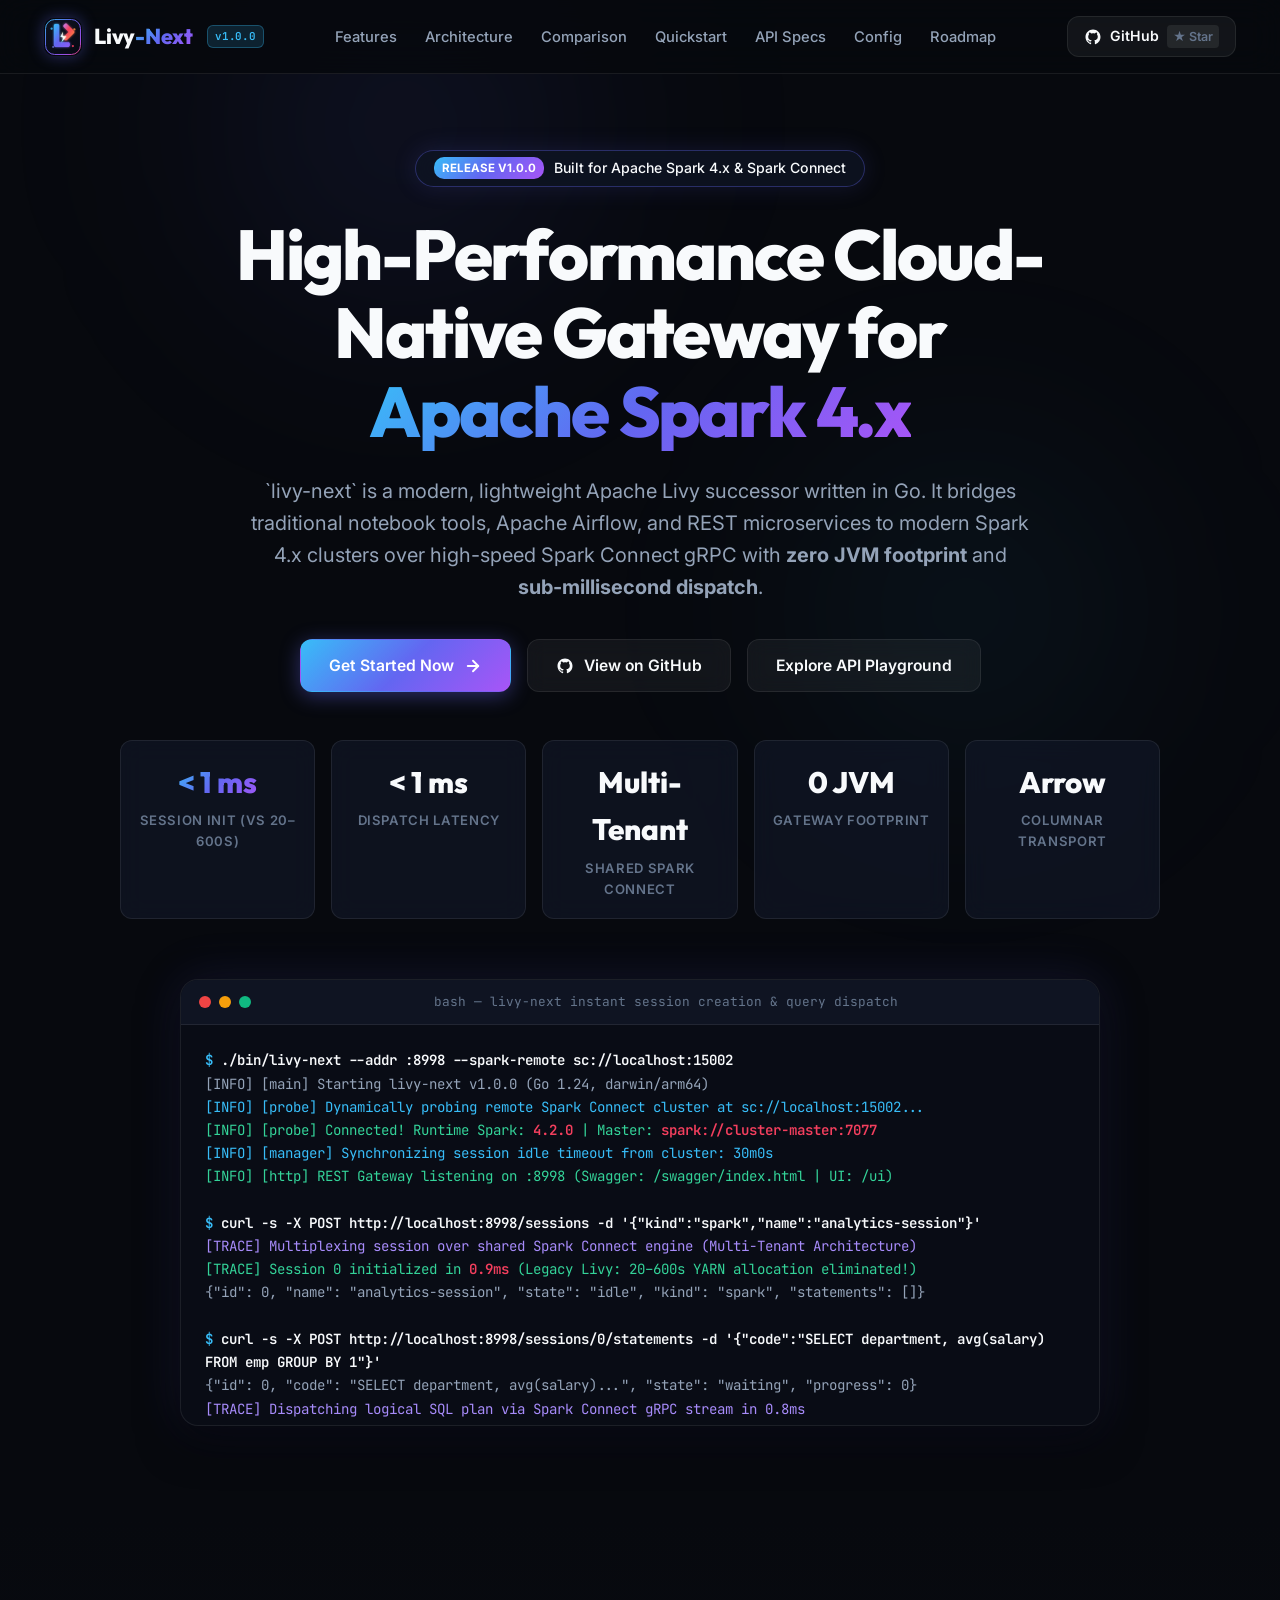
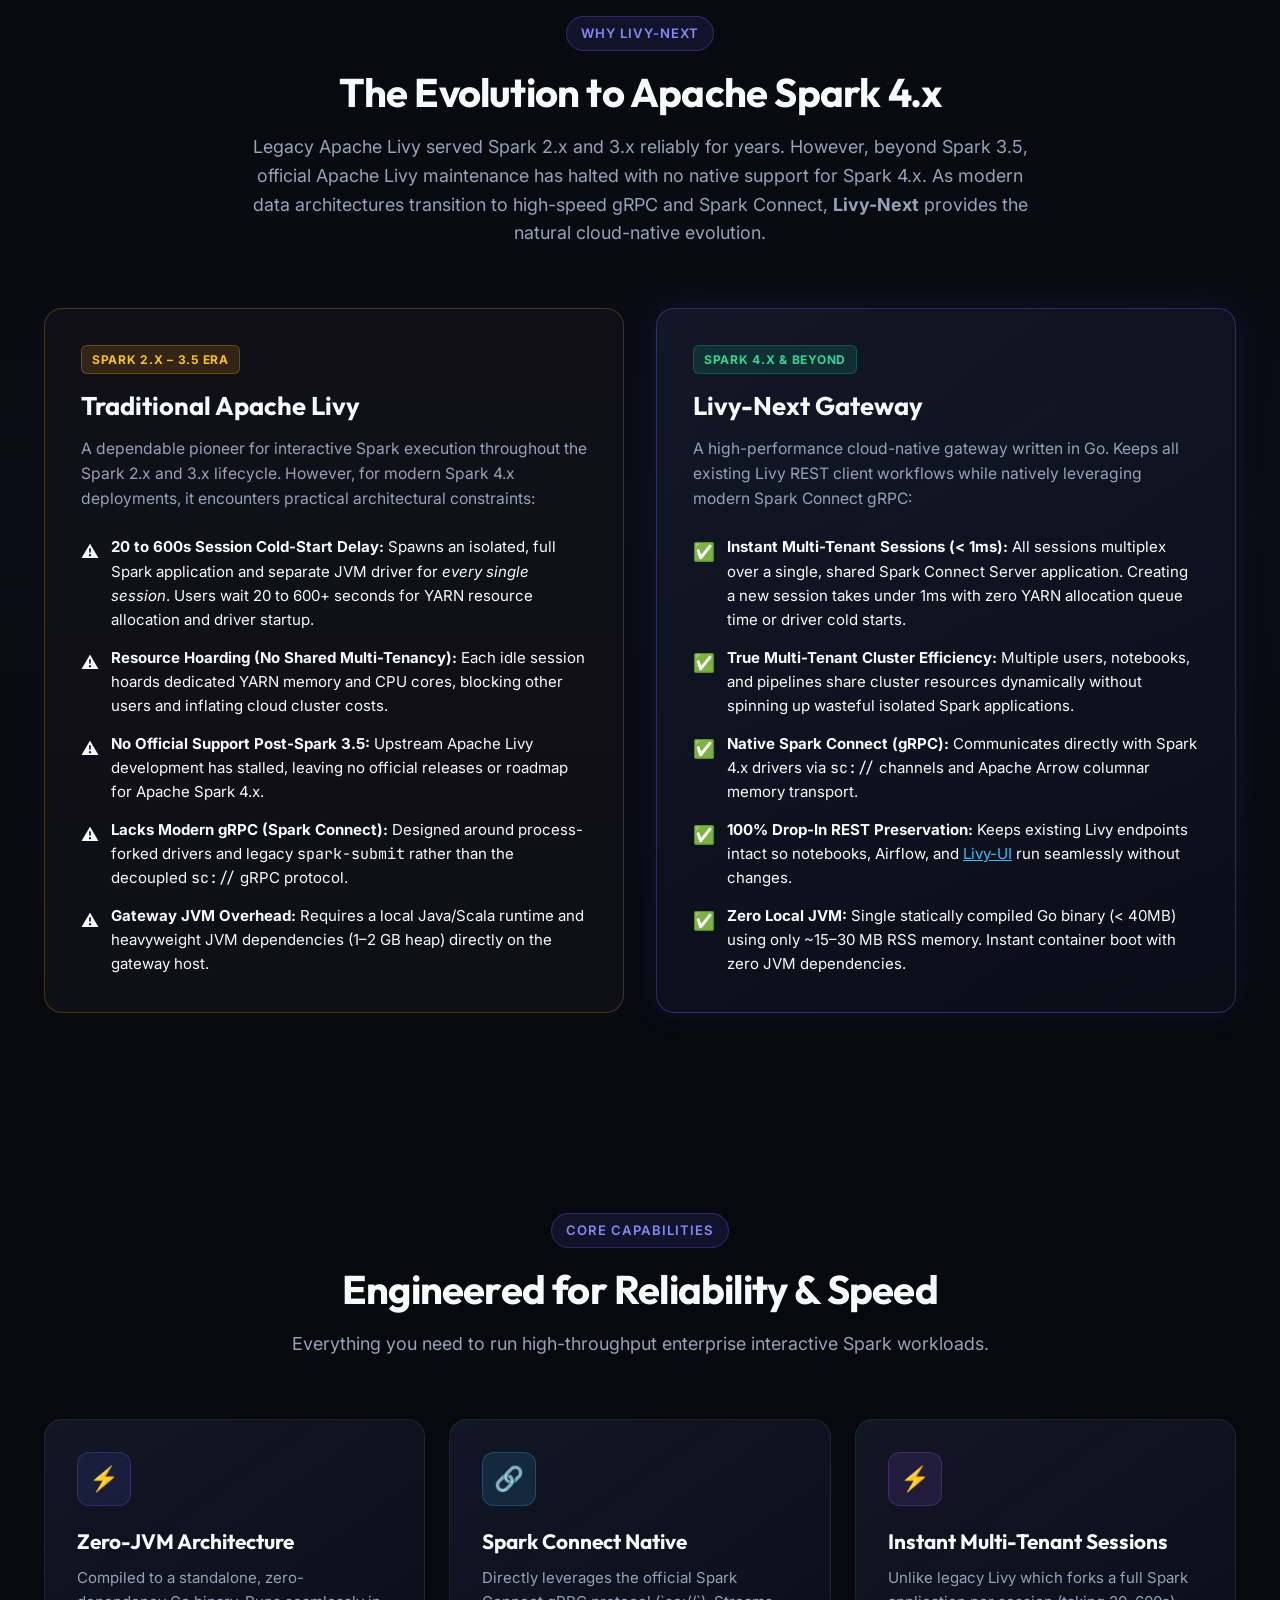
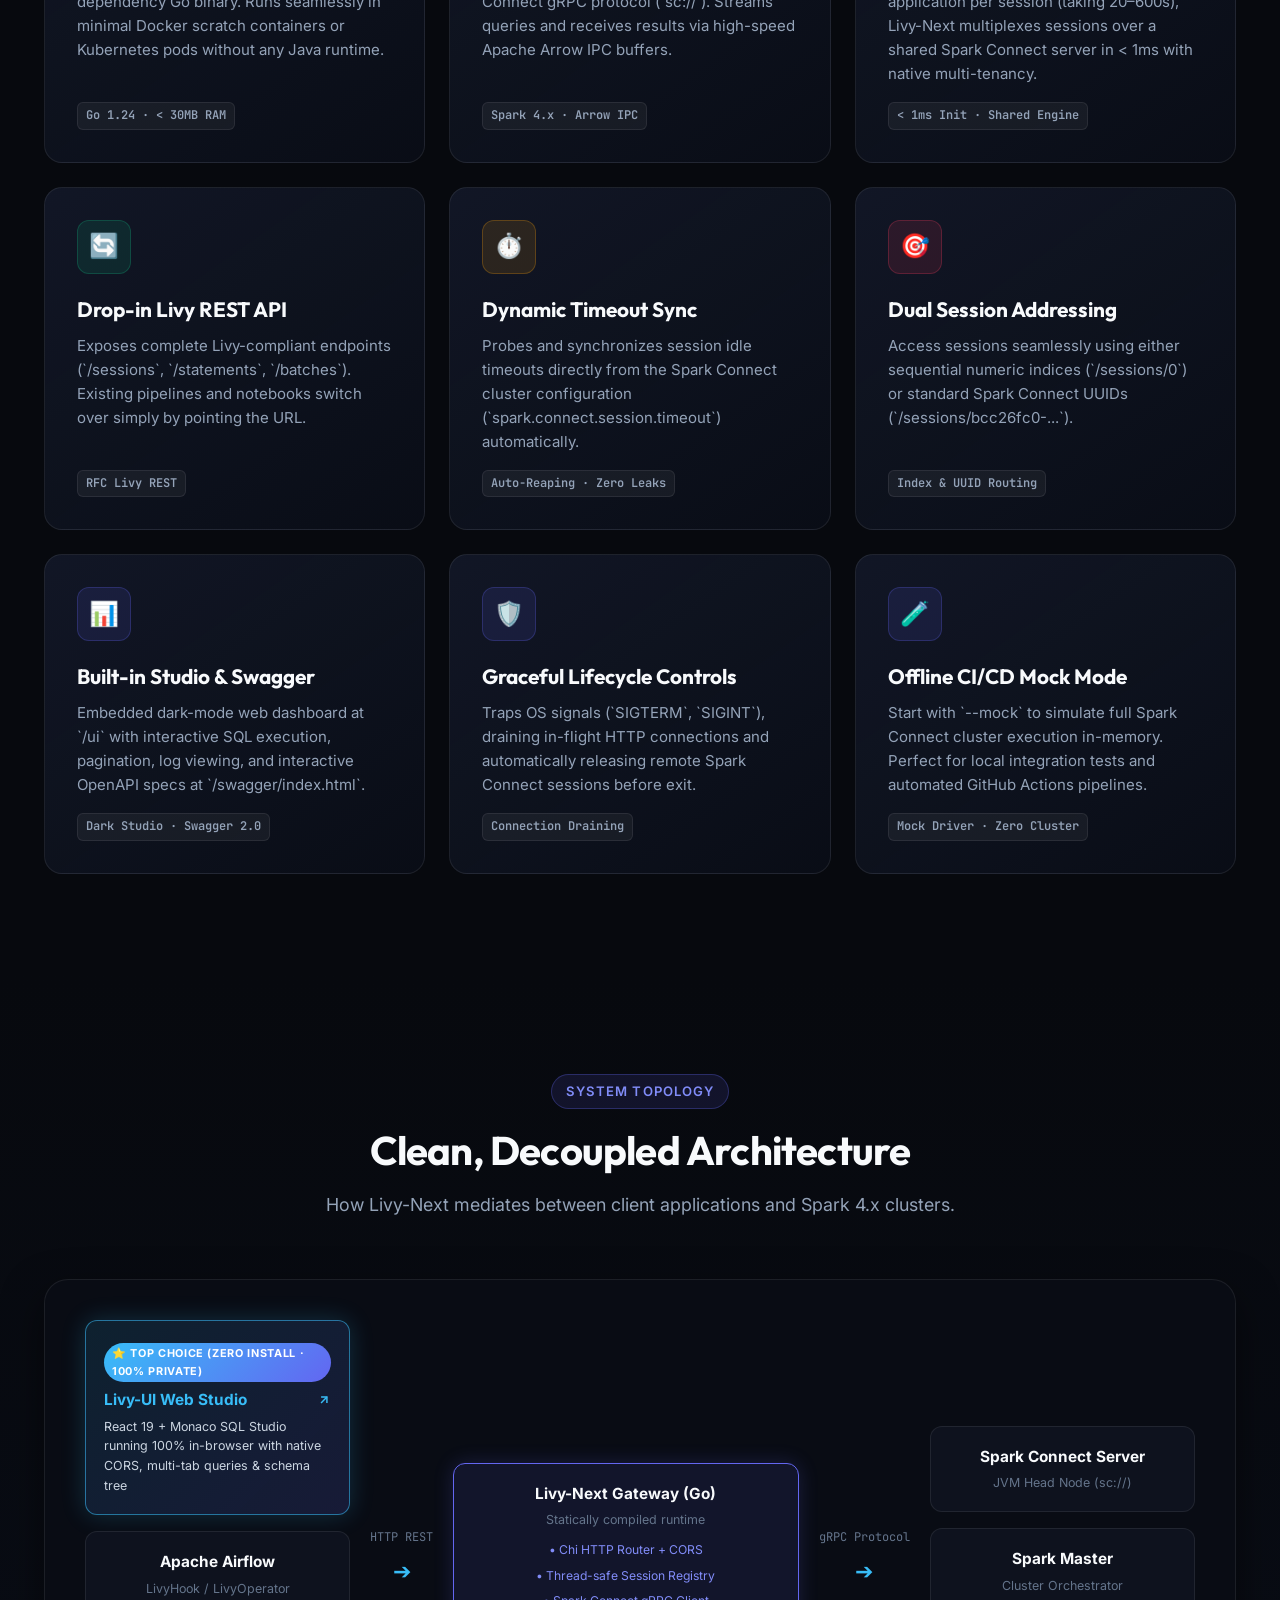
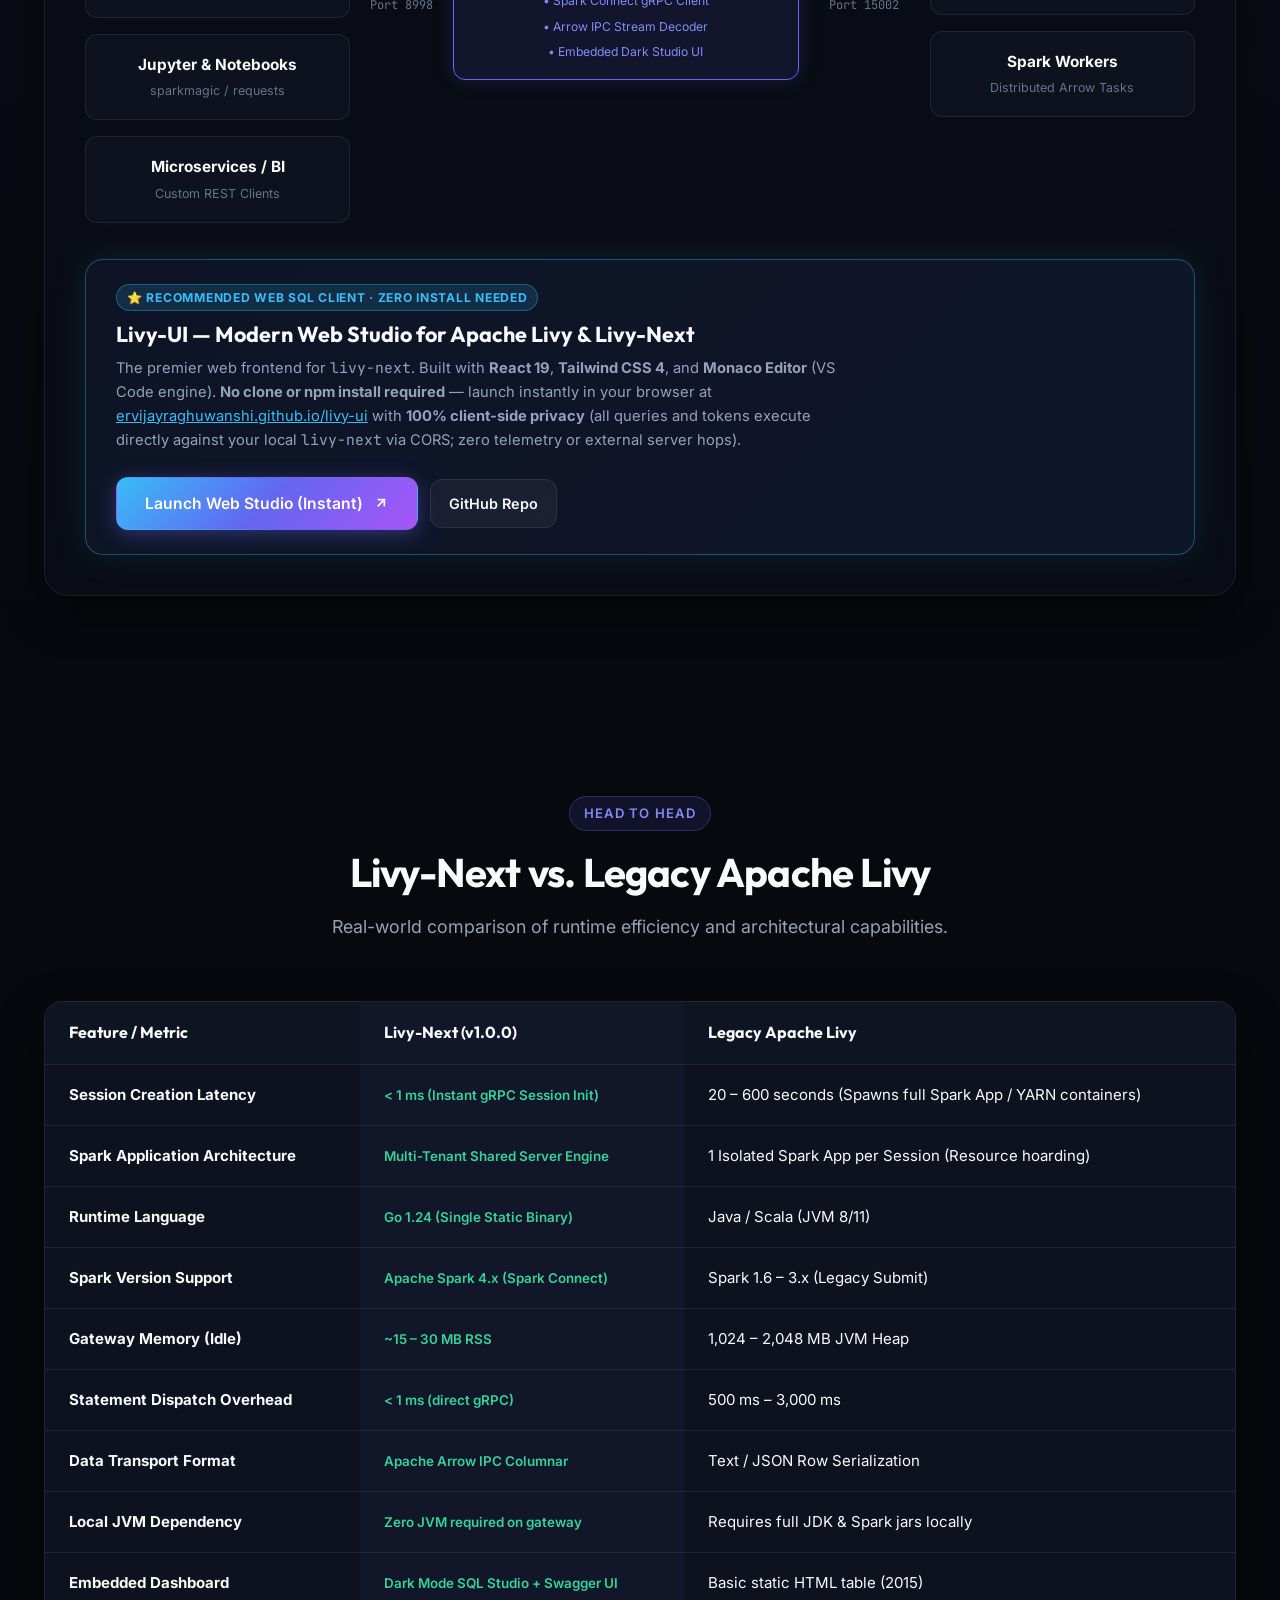
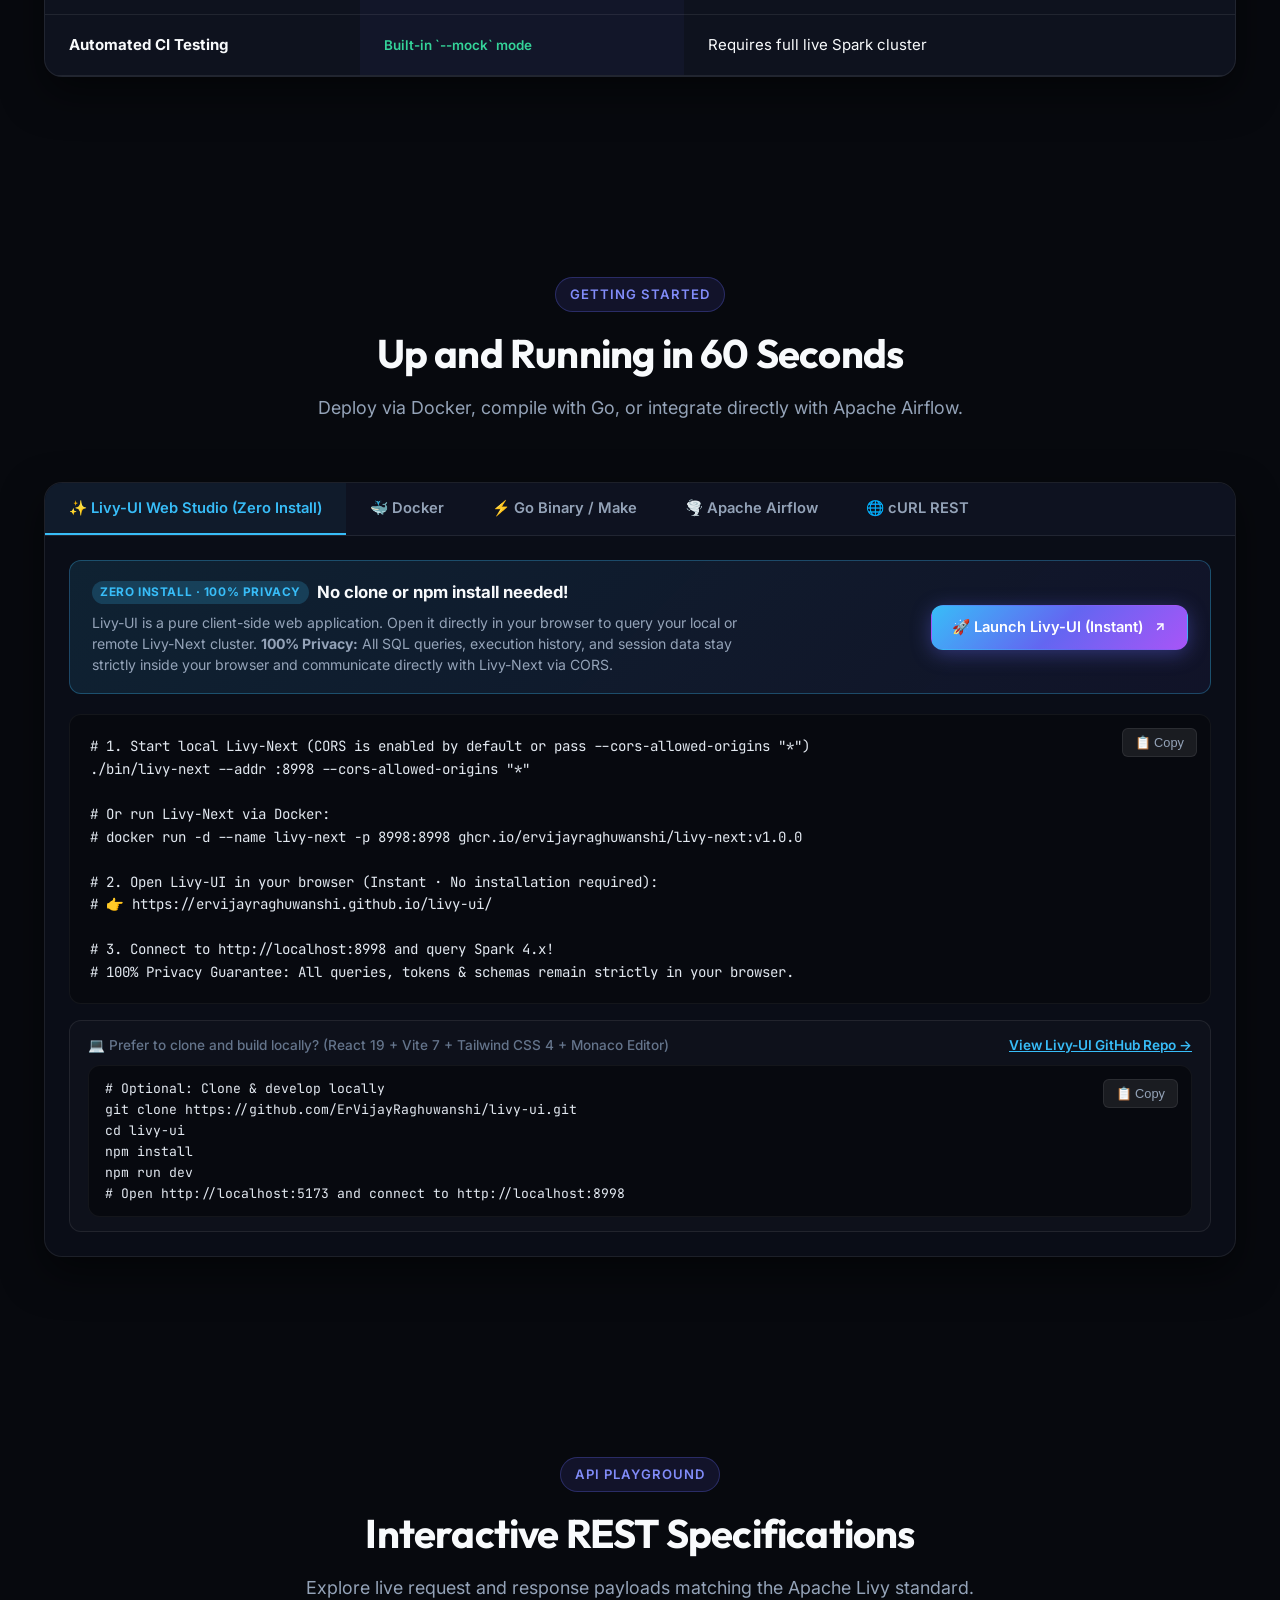
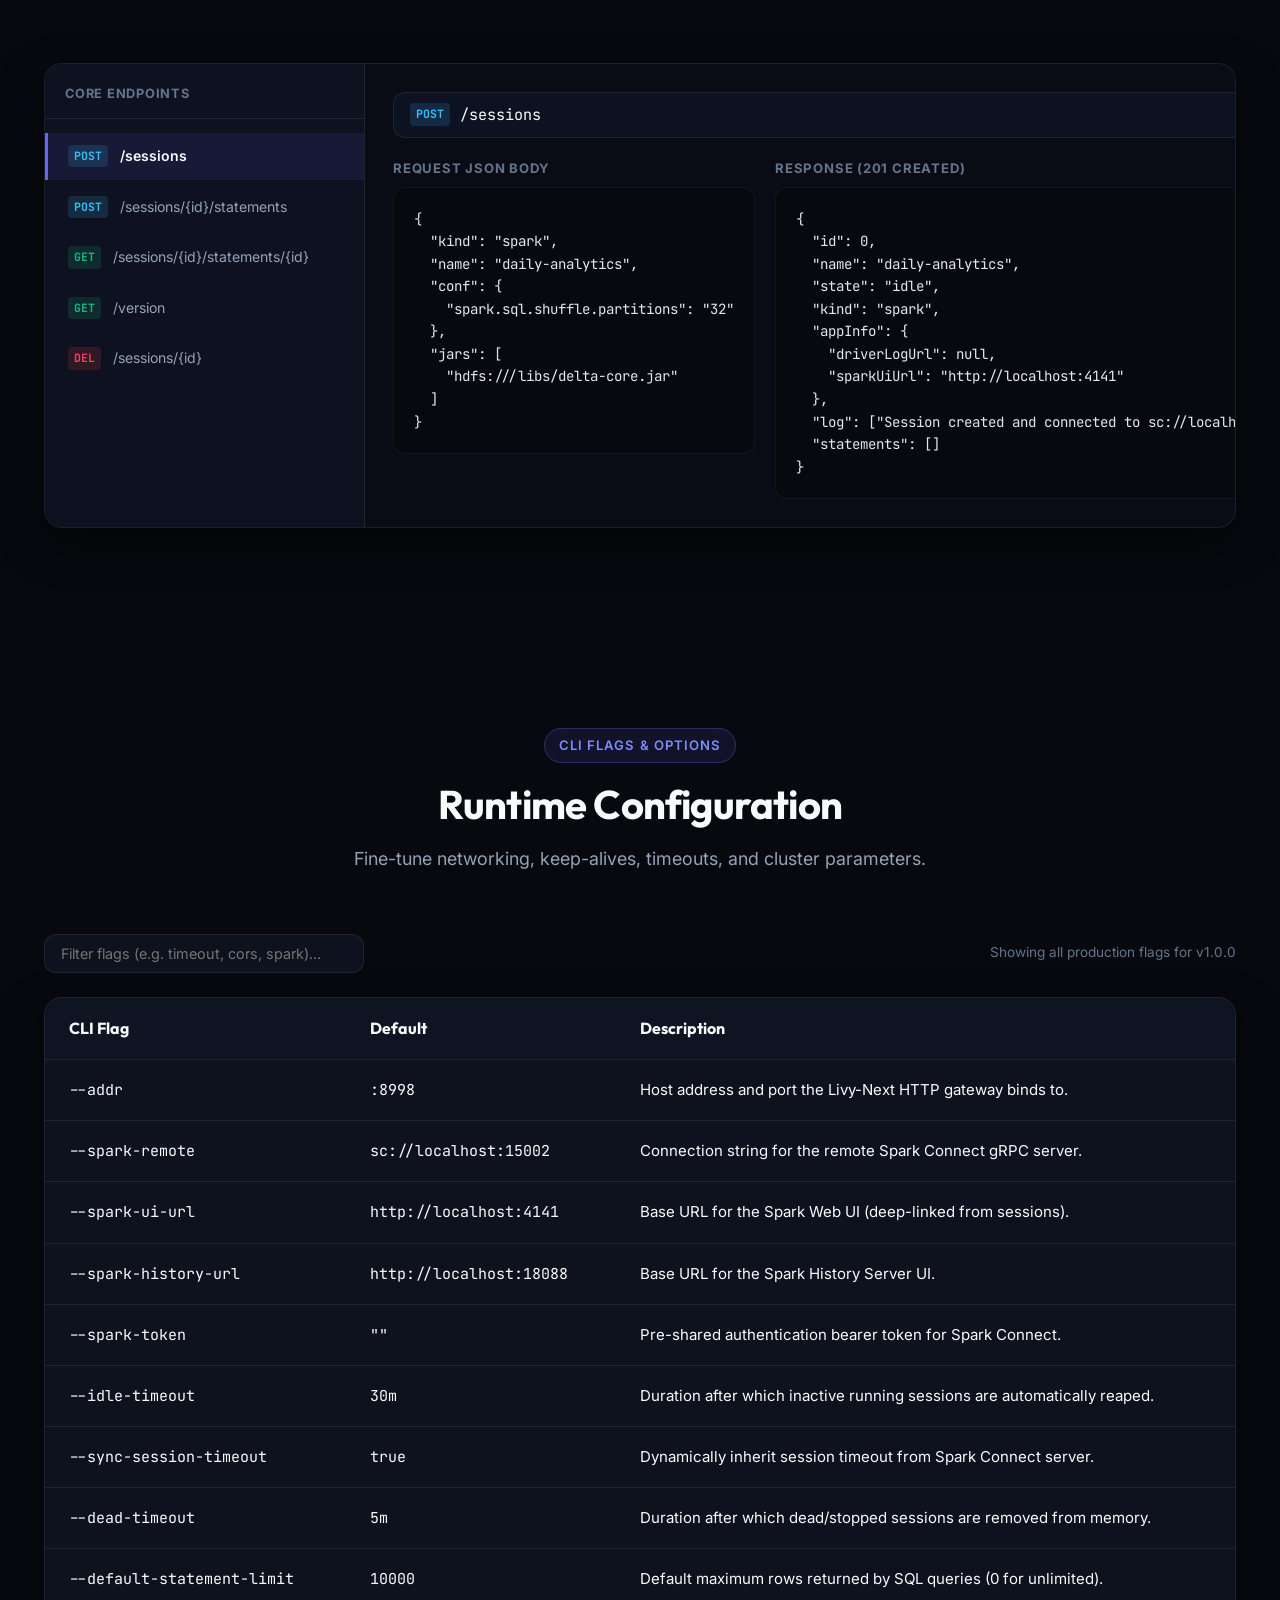
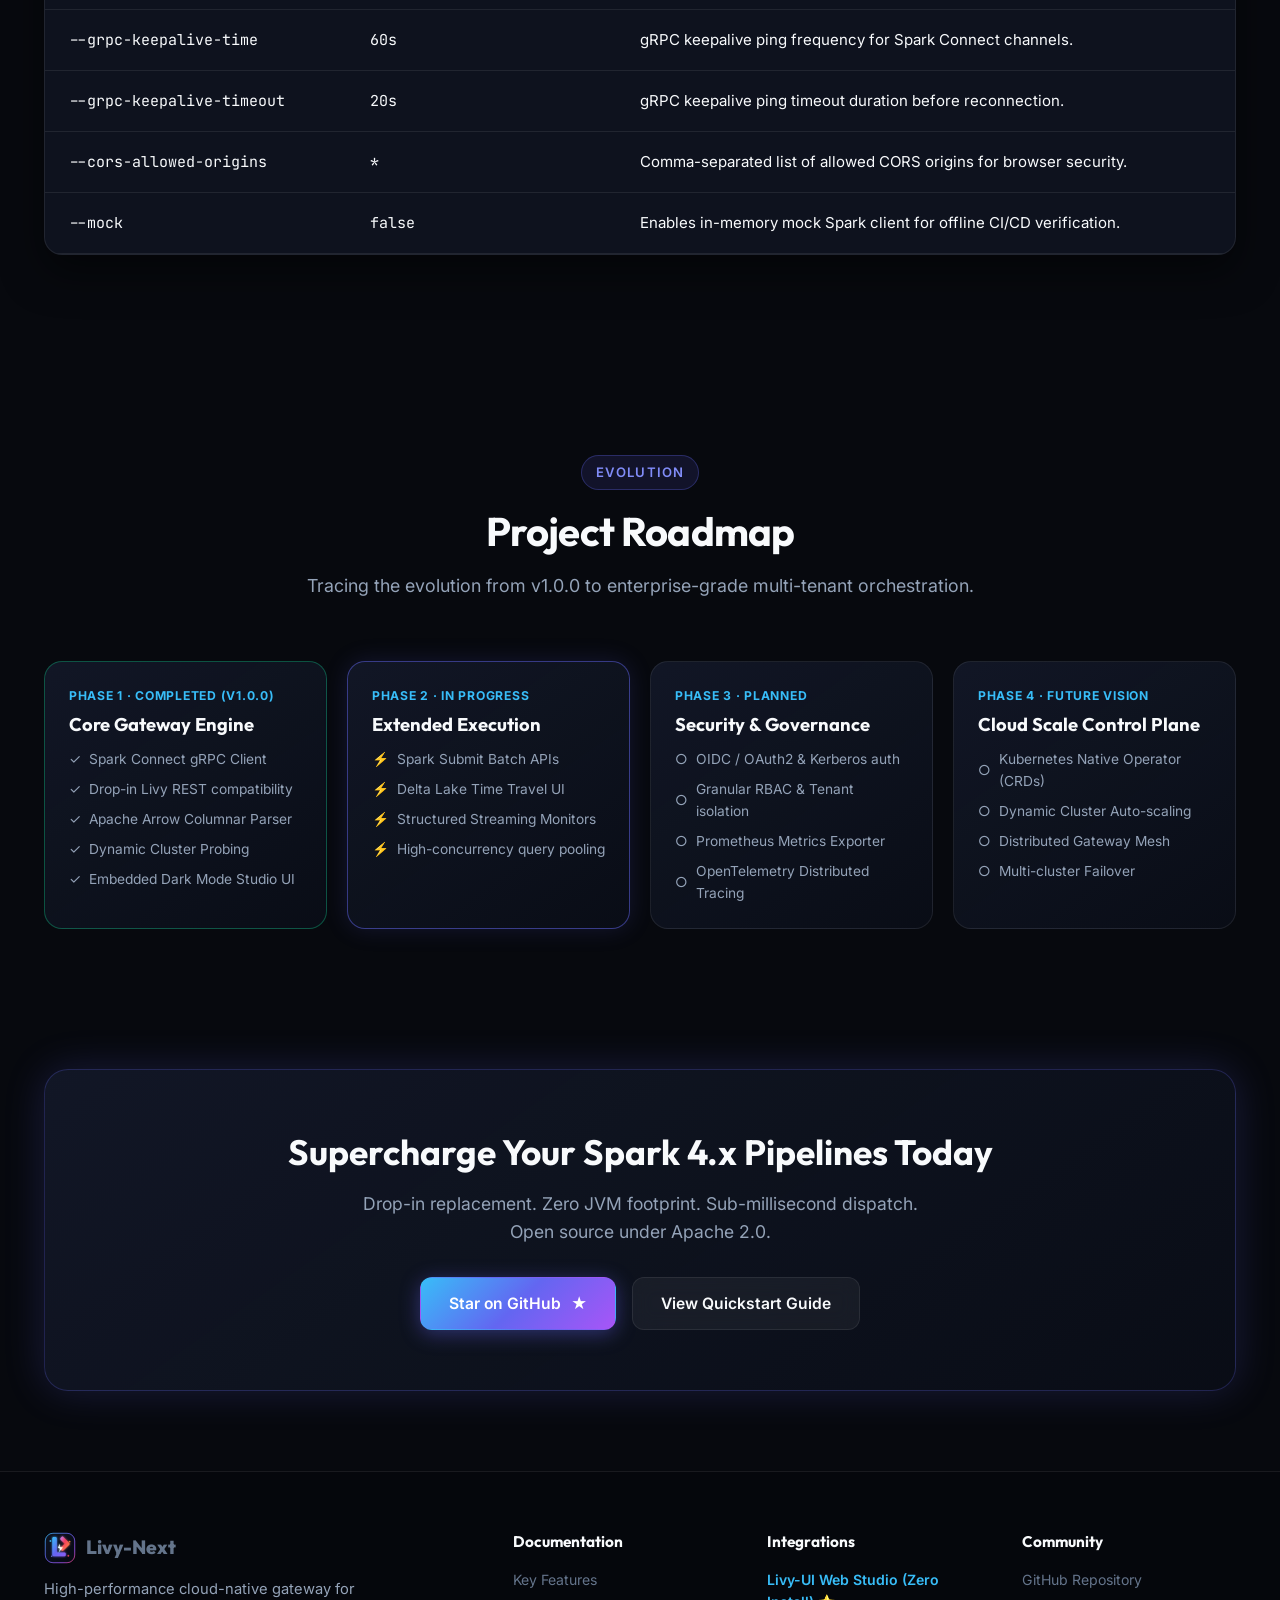
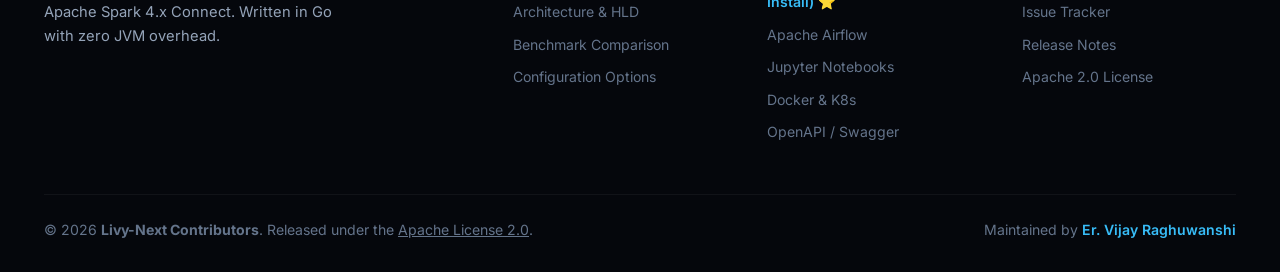
<file: index.html>
<!DOCTYPE html>
<html lang="en">
<head>
  <meta charset="UTF-8">
  <meta name="viewport" content="width=device-width, initial-scale=1.0">

  <!-- Primary Meta Tags & SEO -->
  <title>Livy-Next — High-Performance Cloud-Native Gateway for Apache Spark 4.x Connect</title>
  <meta name="title" content="Livy-Next — High-Performance Cloud-Native Gateway for Apache Spark 4.x Connect">
  <meta name="description" content="Livy-Next is a lightweight, ultra-fast Apache Livy replacement written in Go for Apache Spark 4.x Connect. Zero JVM footprint, sub-millisecond dispatch, Apache Arrow transport, drop-in REST compatibility, and interactive SQL Studio.">
  <meta name="keywords" content="Apache Spark, Spark Connect, Livy, Livy-Next, Spark 4.x, Golang, Big Data, Data Engineering, Apache Arrow, gRPC, Apache Airflow, Jupyter, SQL Studio">
  <meta name="author" content="Vijay Raghuwanshi & Livy-Next Contributors">
  <meta name="robots" content="index, follow">
  <meta name="theme-color" content="#07090e">
  <meta name="color-scheme" content="dark">

  <!-- Open Graph / Facebook -->
  <meta property="og:type" content="website">
  <meta property="og:url" content="https://ervijayraghuwanshi.github.io/livy-next/">
  <meta property="og:title" content="Livy-Next — High-Performance Cloud-Native Gateway for Apache Spark 4.x Connect">
  <meta property="og:description" content="Sub-millisecond REST API gateway for Apache Spark 4.x. Zero JVM footprint, Apache Arrow columnar streaming, and drop-in Livy compatibility.">
  <meta property="og:image" content="assets/logo-banner.svg">

  <!-- Twitter -->
  <meta property="twitter:card" content="summary_large_image">
  <meta property="twitter:url" content="https://ervijayraghuwanshi.github.io/livy-next/">
  <meta property="twitter:title" content="Livy-Next — Cloud-Native Spark 4.x Gateway">
  <meta property="twitter:description" content="Sub-millisecond REST API gateway for Apache Spark 4.x Connect written in Go. Zero JVM, pure speed.">
  <meta property="twitter:image" content="assets/logo-banner.svg">

  <!-- Favicon -->
  <link rel="icon" type="image/svg+xml" href="assets/logo.svg">
  <link rel="apple-touch-icon" href="assets/logo.svg">

  <!-- Google Fonts -->
  <link rel="preconnect" href="https://fonts.googleapis.com">
  <link rel="preconnect" href="https://fonts.gstatic.com" crossorigin>
  <link href="https://fonts.googleapis.com/css2?family=Inter:wght@400;500;600;700&family=JetBrains+Mono:wght@400;500;600&family=Outfit:wght@600;700;800&display=swap" rel="stylesheet">

  <!-- Main Stylesheet -->
  <link rel="stylesheet" href="css/style.css">
</head>
<body>

  <!-- Navigation Bar -->
  <header class="navbar">
    <div class="container nav-container">
      <a href="#" class="nav-brand">
        <img src="assets/logo.svg" alt="Livy-Next Logo" class="nav-logo-icon">
        <span>Livy<span class="gradient-text">-Next</span></span>
        <span class="brand-tag">v1.0.0</span>
      </a>

      <ul class="nav-menu" id="navMenu">
        <li><a href="#features" class="nav-link">Features</a></li>
        <li><a href="#architecture" class="nav-link">Architecture</a></li>
        <li><a href="#compare" class="nav-link">Comparison</a></li>
        <li><a href="#quickstart" class="nav-link">Quickstart</a></li>
        <li><a href="#api" class="nav-link">API Specs</a></li>
        <li><a href="#config" class="nav-link">Config</a></li>
        <li><a href="#roadmap" class="nav-link">Roadmap</a></li>
      </ul>

      <div class="nav-actions">
        <a href="https://github.com/ErVijayRaghuwanshi/livy-next" target="_blank" rel="noopener" class="nav-btn-gh">
          <svg width="18" height="18" viewBox="0 0 24 24" fill="currentColor">
            <path fill-rule="evenodd" clip-rule="evenodd" d="M12 2C6.477 2 2 6.484 2 12.017c0 4.425 2.865 8.18 6.839 9.504.5.092.682-.217.682-.483 0-.237-.008-.868-.013-1.703-2.782.605-3.369-1.343-3.369-1.343-.454-1.158-1.11-1.466-1.11-1.466-.908-.62.069-.608.069-.608 1.003.07 1.53 1.032 1.53 1.032.892 1.53 2.341 1.088 2.91.832.092-.647.35-1.088.636-1.338-2.22-.253-4.555-1.113-4.555-4.951 0-1.093.39-1.988 1.029-2.688-.103-.253-.446-1.272.098-2.65 0 0 .84-.27 2.75 1.026A9.564 9.564 0 0112 6.844c.85.004 1.705.115 2.504.337 1.909-1.296 2.747-1.027 2.747-1.027.546 1.379.202 2.398.1 2.651.64.7 1.028 1.595 1.028 2.688 0 3.848-2.339 4.695-4.566 4.943.359.309.678.92.678 1.855 0 1.338-.012 2.419-.012 2.747 0 .268.18.58.688.482A10.019 10.019 0 0022 12.017C22 6.484 17.522 2 12 2z"/>
          </svg>
          <span>GitHub</span>
          <span class="star-count">★ Star</span>
        </a>

        <button class="mobile-toggle" id="mobileToggle" aria-label="Toggle navigation menu">
          &#9776;
        </button>
      </div>
    </div>
  </header>

  <!-- Hero Section -->
  <section class="hero">
    <div class="container">
      <div class="hero-pill">
        <span class="hero-pill-badge">Release v1.0.0</span>
        <span>Built for Apache Spark 4.x & Spark Connect</span>
      </div>

      <h1 class="hero-title">
        High-Performance Cloud-Native Gateway for <span class="gradient-text">Apache Spark 4.x</span>
      </h1>

      <p class="hero-description">
        `livy-next` is a modern, lightweight Apache Livy successor written in Go. It bridges traditional notebook tools, Apache Airflow, and REST microservices to modern Spark 4.x clusters over high-speed Spark Connect gRPC with <strong>zero JVM footprint</strong> and <strong>sub-millisecond dispatch</strong>.
      </p>

      <div class="hero-cta">
        <a href="#quickstart" class="btn btn-primary">
          <span>Get Started Now</span>
          <svg width="18" height="18" viewBox="0 0 24 24" fill="none" stroke="currentColor" stroke-width="2.5" stroke-linecap="round" stroke-linejoin="round"><line x1="5" y1="12" x2="19" y2="12"></line><polyline points="12 5 19 12 12 19"></polyline></svg>
        </a>
        <a href="https://github.com/ErVijayRaghuwanshi/livy-next" target="_blank" rel="noopener" class="btn btn-secondary">
          <svg width="18" height="18" viewBox="0 0 24 24" fill="currentColor">
            <path fill-rule="evenodd" clip-rule="evenodd" d="M12 2C6.477 2 2 6.484 2 12.017c0 4.425 2.865 8.18 6.839 9.504.5.092.682-.217.682-.483 0-.237-.008-.868-.013-1.703-2.782.605-3.369-1.343-3.369-1.343-.454-1.158-1.11-1.466-1.11-1.466-.908-.62.069-.608.069-.608 1.003.07 1.53 1.032 1.53 1.032.892 1.53 2.341 1.088 2.91.832.092-.647.35-1.088.636-1.338-2.22-.253-4.555-1.113-4.555-4.951 0-1.093.39-1.988 1.029-2.688-.103-.253-.446-1.272.098-2.65 0 0 .84-.27 2.75 1.026A9.564 9.564 0 0112 6.844c.85.004 1.705.115 2.504.337 1.909-1.296 2.747-1.027 2.747-1.027.546 1.379.202 2.398.1 2.651.64.7 1.028 1.595 1.028 2.688 0 3.848-2.339 4.695-4.566 4.943.359.309.678.92.678 1.855 0 1.338-.012 2.419-.012 2.747 0 .268.18.58.688.482A10.019 10.019 0 0022 12.017C22 6.484 17.522 2 12 2z"/>
          </svg>
          <span>View on GitHub</span>
        </a>
        <a href="#api" class="btn btn-secondary">
          <span>Explore API Playground</span>
        </a>
      </div>

      <!-- Quick Metrics -->
      <div class="hero-metrics">
        <div class="metric-card">
          <div class="metric-val gradient-text">&lt; 1 ms</div>
          <div class="metric-label">Session Init (vs 20–600s)</div>
        </div>
        <div class="metric-card">
          <div class="metric-val">&lt; 1 ms</div>
          <div class="metric-label">Dispatch Latency</div>
        </div>
        <div class="metric-card">
          <div class="metric-val">Multi-Tenant</div>
          <div class="metric-label">Shared Spark Connect</div>
        </div>
        <div class="metric-card">
          <div class="metric-val">0 JVM</div>
          <div class="metric-label">Gateway Footprint</div>
        </div>
        <div class="metric-card">
          <div class="metric-val">Arrow</div>
          <div class="metric-label">Columnar Transport</div>
        </div>
      </div>

      <!-- Interactive Terminal -->
      <div class="terminal-window">
        <div class="terminal-header">
          <div class="terminal-dots">
            <span class="dot dot-red"></span>
            <span class="dot dot-yellow"></span>
            <span class="dot dot-green"></span>
          </div>
          <span class="terminal-title">bash — livy-next instant session creation &amp; query dispatch</span>
          <div></div>
        </div>
        <div class="terminal-body">
          <p><span class="t-prompt">$</span> <span class="t-cmd">./bin/livy-next --addr :8998 --spark-remote sc://localhost:15002</span></p>
          <p class="t-log">[INFO] [main] Starting livy-next v1.0.0 (Go 1.24, darwin/arm64)</p>
          <p class="t-info">[INFO] [probe] Dynamically probing remote Spark Connect cluster at sc://localhost:15002...</p>
          <p class="t-success">[INFO] [probe] Connected! Runtime Spark: <span class="t-highlight">4.2.0</span> | Master: <span class="t-highlight">spark://cluster-master:7077</span></p>
          <p class="t-info">[INFO] [manager] Synchronizing session idle timeout from cluster: 30m0s</p>
          <p class="t-success">[INFO] [http] REST Gateway listening on :8998 (Swagger: /swagger/index.html | UI: /ui)</p>
          <br>
          <p><span class="t-prompt">$</span> <span class="t-cmd">curl -s -X POST http://localhost:8998/sessions -d '{"kind":"spark","name":"analytics-session"}'</span></p>
          <p class="t-accent">[TRACE] Multiplexing session over shared Spark Connect engine (Multi-Tenant Architecture)</p>
          <p class="t-success">[TRACE] Session 0 initialized in <span class="t-highlight">0.9ms</span> (Legacy Livy: 20–600s YARN allocation eliminated!)</p>
          <p class="t-log">{"id": 0, "name": "analytics-session", "state": "idle", "kind": "spark", "statements": []}</p>
          <br>
          <p><span class="t-prompt">$</span> <span class="t-cmd">curl -s -X POST http://localhost:8998/sessions/0/statements -d '{"code":"SELECT department, avg(salary) FROM emp GROUP BY 1"}'</span></p>
          <p class="t-log">{"id": 0, "code": "SELECT department, avg(salary)...", "state": "waiting", "progress": 0}</p>
          <p class="t-accent">[TRACE] Dispatching logical SQL plan via Spark Connect gRPC stream in 0.8ms</p>
          <p class="t-success">[TRACE] Decoded 4 batches of Apache Arrow IPC records into Livy JSON table format (1.2ms)</p>
          <p class="t-log">{"id": 0, "state": "available", "output": {"status": "ok", "data": {"schema": {...}, "data": [["Engineering", 145000], ["Sales", 112000]]}}}</p>
        </div>
      </div>
    </div>
  </section>

  <!-- Paradigm Shift Section -->
  <section class="shift-section">
    <div class="container">
      <div class="section-header">
        <span class="section-badge">Why Livy-Next</span>
        <h2 class="section-title">The Evolution to Apache Spark 4.x</h2>
        <p class="section-subtitle">
          Legacy Apache Livy served Spark 2.x and 3.x reliably for years. However, beyond Spark 3.5, official Apache Livy maintenance has halted with no native support for Spark 4.x. As modern data architectures transition to high-speed gRPC and Spark Connect, <strong>Livy-Next</strong> provides the natural cloud-native evolution.
        </p>
      </div>

      <div class="shift-grid">
        <div class="shift-card legacy">
          <span class="shift-tag">Spark 2.x – 3.5 Era</span>
          <h3>Traditional Apache Livy</h3>
          <p>
            A dependable pioneer for interactive Spark execution throughout the Spark 2.x and 3.x lifecycle. However, for modern Spark 4.x deployments, it encounters practical architectural constraints:
          </p>
          <ul class="shift-list">
            <li class="shift-item">
              <span class="shift-icon">⚠️</span>
              <div><strong>20 to 600s Session Cold-Start Delay:</strong> Spawns an isolated, full Spark application and separate JVM driver for <em>every single session</em>. Users wait 20 to 600+ seconds for YARN resource allocation and driver startup.</div>
            </li>
            <li class="shift-item">
              <span class="shift-icon">⚠️</span>
              <div><strong>Resource Hoarding (No Shared Multi-Tenancy):</strong> Each idle session hoards dedicated YARN memory and CPU cores, blocking other users and inflating cloud cluster costs.</div>
            </li>
            <li class="shift-item">
              <span class="shift-icon">⚠️</span>
              <div><strong>No Official Support Post-Spark 3.5:</strong> Upstream Apache Livy development has stalled, leaving no official releases or roadmap for Apache Spark 4.x.</div>
            </li>
            <li class="shift-item">
              <span class="shift-icon">⚠️</span>
              <div><strong>Lacks Modern gRPC (Spark Connect):</strong> Designed around process-forked drivers and legacy <code>spark-submit</code> rather than the decoupled <code>sc://</code> gRPC protocol.</div>
            </li>
            <li class="shift-item">
              <span class="shift-icon">⚠️</span>
              <div><strong>Gateway JVM Overhead:</strong> Requires a local Java/Scala runtime and heavyweight JVM dependencies (1–2 GB heap) directly on the gateway host.</div>
            </li>
          </ul>
        </div>

        <div class="shift-card modern">
          <span class="shift-tag">Spark 4.x &amp; Beyond</span>
          <h3>Livy-Next Gateway</h3>
          <p>
            A high-performance cloud-native gateway written in Go. Keeps all existing Livy REST client workflows while natively leveraging modern Spark Connect gRPC:
          </p>
          <ul class="shift-list">
            <li class="shift-item">
              <span class="shift-icon">✅</span>
              <div><strong>Instant Multi-Tenant Sessions (&lt; 1ms):</strong> All sessions multiplex over a single, shared Spark Connect Server application. Creating a new session takes under 1ms with zero YARN allocation queue time or driver cold starts.</div>
            </li>
            <li class="shift-item">
              <span class="shift-icon">✅</span>
              <div><strong>True Multi-Tenant Cluster Efficiency:</strong> Multiple users, notebooks, and pipelines share cluster resources dynamically without spinning up wasteful isolated Spark applications.</div>
            </li>
            <li class="shift-item">
              <span class="shift-icon">✅</span>
              <div><strong>Native Spark Connect (gRPC):</strong> Communicates directly with Spark 4.x drivers via <code>sc://</code> channels and Apache Arrow columnar memory transport.</div>
            </li>
            <li class="shift-item">
              <span class="shift-icon">✅</span>
              <div><strong>100% Drop-In REST Preservation:</strong> Keeps existing Livy endpoints intact so notebooks, Airflow, and <a href="https://github.com/ErVijayRaghuwanshi/livy-ui" target="_blank" rel="noopener" style="color: var(--accent-cyan); text-decoration: underline;">Livy-UI</a> run seamlessly without changes.</div>
            </li>
            <li class="shift-item">
              <span class="shift-icon">✅</span>
              <div><strong>Zero Local JVM:</strong> Single statically compiled Go binary (&lt; 40MB) using only ~15–30 MB RSS memory. Instant container boot with zero JVM dependencies.</div>
            </li>
          </ul>
        </div>
      </div>
    </div>
  </section>

  <!-- Key Features Grid -->
  <section class="features-section" id="features">
    <div class="container">
      <div class="section-header">
        <span class="section-badge">Core Capabilities</span>
        <h2 class="section-title">Engineered for Reliability & Speed</h2>
        <p class="section-subtitle">Everything you need to run high-throughput enterprise interactive Spark workloads.</p>
      </div>

      <div class="features-grid">
        <div class="feature-card">
          <div class="feature-icon-wrapper">⚡</div>
          <h3>Zero-JVM Architecture</h3>
          <p>Compiled to a standalone, zero-dependency Go binary. Runs seamlessly in minimal Docker scratch containers or Kubernetes pods without any Java runtime.</p>
          <span class="feature-badge">Go 1.24 · &lt; 30MB RAM</span>
        </div>

        <div class="feature-card">
          <div class="feature-icon-wrapper">🔗</div>
          <h3>Spark Connect Native</h3>
          <p>Directly leverages the official Spark Connect gRPC protocol (`sc://`). Streams queries and receives results via high-speed Apache Arrow IPC buffers.</p>
          <span class="feature-badge">Spark 4.x · Arrow IPC</span>
        </div>

        <div class="feature-card">
          <div class="feature-icon-wrapper">⚡</div>
          <h3>Instant Multi-Tenant Sessions</h3>
          <p>Unlike legacy Livy which forks a full Spark application per session (taking 20–600s), Livy-Next multiplexes sessions over a shared Spark Connect server in &lt; 1ms with native multi-tenancy.</p>
          <span class="feature-badge">&lt; 1ms Init · Shared Engine</span>
        </div>

        <div class="feature-card">
          <div class="feature-icon-wrapper">🔄</div>
          <h3>Drop-in Livy REST API</h3>
          <p>Exposes complete Livy-compliant endpoints (`/sessions`, `/statements`, `/batches`). Existing pipelines and notebooks switch over simply by pointing the URL.</p>
          <span class="feature-badge">RFC Livy REST</span>
        </div>

        <div class="feature-card">
          <div class="feature-icon-wrapper">⏱️</div>
          <h3>Dynamic Timeout Sync</h3>
          <p>Probes and synchronizes session idle timeouts directly from the Spark Connect cluster configuration (`spark.connect.session.timeout`) automatically.</p>
          <span class="feature-badge">Auto-Reaping · Zero Leaks</span>
        </div>

        <div class="feature-card">
          <div class="feature-icon-wrapper">🎯</div>
          <h3>Dual Session Addressing</h3>
          <p>Access sessions seamlessly using either sequential numeric indices (`/sessions/0`) or standard Spark Connect UUIDs (`/sessions/bcc26fc0-...`).</p>
          <span class="feature-badge">Index &amp; UUID Routing</span>
        </div>

        <div class="feature-card">
          <div class="feature-icon-wrapper">📊</div>
          <h3>Built-in Studio &amp; Swagger</h3>
          <p>Embedded dark-mode web dashboard at `/ui` with interactive SQL execution, pagination, log viewing, and interactive OpenAPI specs at `/swagger/index.html`.</p>
          <span class="feature-badge">Dark Studio · Swagger 2.0</span>
        </div>

        <div class="feature-card">
          <div class="feature-icon-wrapper">🛡️</div>
          <h3>Graceful Lifecycle Controls</h3>
          <p>Traps OS signals (`SIGTERM`, `SIGINT`), draining in-flight HTTP connections and automatically releasing remote Spark Connect sessions before exit.</p>
          <span class="feature-badge">Connection Draining</span>
        </div>

        <div class="feature-card">
          <div class="feature-icon-wrapper">🧪</div>
          <h3>Offline CI/CD Mock Mode</h3>
          <p>Start with `--mock` to simulate full Spark Connect cluster execution in-memory. Perfect for local integration tests and automated GitHub Actions pipelines.</p>
          <span class="feature-badge">Mock Driver · Zero Cluster</span>
        </div>
      </div>
    </div>
  </section>

  <!-- Architecture Section -->
  <section class="arch-section" id="architecture">
    <div class="container">
      <div class="section-header">
        <span class="section-badge">System Topology</span>
        <h2 class="section-title">Clean, Decoupled Architecture</h2>
        <p class="section-subtitle">How Livy-Next mediates between client applications and Spark 4.x clusters.</p>
      </div>

      <div class="arch-visual">
        <div class="arch-flow">
          <!-- Column 1: Clients -->
          <div class="arch-col">
            <a href="https://ervijayraghuwanshi.github.io/livy-ui/" target="_blank" rel="noopener" class="arch-box top-choice">
              <span class="top-choice-badge">⭐ Top Choice (Zero Install · 100% Private)</span>
              <div class="arch-box-title" style="color: #38bdf8; display: flex; align-items: center; justify-content: space-between;">
                <span>Livy-UI Web Studio</span>
                <svg width="14" height="14" viewBox="0 0 24 24" fill="none" stroke="currentColor" stroke-width="2.5"><line x1="7" y1="17" x2="17" y2="7"></line><polyline points="7 7 17 7 17 17"></polyline></svg>
              </div>
              <div class="arch-box-desc" style="color: #cbd5e1;">React 19 + Monaco SQL Studio running 100% in-browser with native CORS, multi-tab queries &amp; schema tree</div>
            </a>
            <div class="arch-box">
              <div class="arch-box-title">Apache Airflow</div>
              <div class="arch-box-desc">LivyHook / LivyOperator</div>
            </div>
            <div class="arch-box">
              <div class="arch-box-title">Jupyter &amp; Notebooks</div>
              <div class="arch-box-desc">sparkmagic / requests</div>
            </div>
            <div class="arch-box">
              <div class="arch-box-title">Microservices / BI</div>
              <div class="arch-box-desc">Custom REST Clients</div>
            </div>
          </div>

          <!-- Connector 1 -->
          <div class="arch-connector">
            <span>HTTP REST</span>
            <span class="arch-arrow">➔</span>
            <span>Port 8998</span>
          </div>

          <!-- Column 2: Livy-Next Gateway -->
          <div class="arch-col">
            <div class="arch-box highlight">
              <div class="arch-box-title">Livy-Next Gateway (Go)</div>
              <div class="arch-box-desc">Statically compiled runtime</div>
              <div style="margin-top: 10px; display: flex; flex-direction: column; gap: 6px; font-size: 0.76rem; color: #818cf8;">
                <div>• Chi HTTP Router + CORS</div>
                <div>• Thread-safe Session Registry</div>
                <div>• Spark Connect gRPC Client</div>
                <div>• Arrow IPC Stream Decoder</div>
                <div>• Embedded Dark Studio UI</div>
              </div>
            </div>
          </div>

          <!-- Connector 2 -->
          <div class="arch-connector">
            <span>gRPC Protocol</span>
            <span class="arch-arrow">➔</span>
            <span>Port 15002</span>
          </div>

          <!-- Column 3: Spark Cluster -->
          <div class="arch-col">
            <div class="arch-box">
              <div class="arch-box-title">Spark Connect Server</div>
              <div class="arch-box-desc">JVM Head Node (sc://)</div>
            </div>
            <div class="arch-box">
              <div class="arch-box-title">Spark Master</div>
              <div class="arch-box-desc">Cluster Orchestrator</div>
            </div>
            <div class="arch-box">
              <div class="arch-box-title">Spark Workers</div>
              <div class="arch-box-desc">Distributed Arrow Tasks</div>
            </div>
          </div>
        </div>

        <!-- Livy-UI Spotlight Banner -->
        <div class="arch-spotlight">
          <div class="arch-spotlight-content">
            <div class="arch-spotlight-badge">⭐ Recommended Web SQL Client · Zero Install Needed</div>
            <h3 style="font-size: 1.35rem; margin: 10px 0 8px; color: var(--text-primary);">
              Livy-UI — Modern Web Studio for Apache Livy &amp; Livy-Next
            </h3>
            <p style="color: var(--text-secondary); font-size: 0.92rem; max-width: 740px; line-height: 1.6;">
              The premier web frontend for <code>livy-next</code>. Built with <strong>React 19</strong>, <strong>Tailwind CSS 4</strong>, and <strong>Monaco Editor</strong> (VS Code engine). <strong>No clone or npm install required</strong> — launch instantly in your browser at <a href="https://ervijayraghuwanshi.github.io/livy-ui/" target="_blank" rel="noopener" style="color: var(--accent-cyan); text-decoration: underline;">ervijayraghuwanshi.github.io/livy-ui</a> with <strong>100% client-side privacy</strong> (all queries and tokens execute directly against your local <code>livy-next</code> via CORS; zero telemetry or external server hops).
            </p>
          </div>
          <div style="display: flex; gap: 12px; flex-wrap: wrap; align-items: center;">
            <a href="https://ervijayraghuwanshi.github.io/livy-ui/" target="_blank" rel="noopener" class="btn btn-primary" style="white-space: nowrap;">
              <span>Launch Web Studio (Instant)</span>
              <svg width="16" height="16" viewBox="0 0 24 24" fill="none" stroke="currentColor" stroke-width="2.5"><line x1="7" y1="17" x2="17" y2="7"></line><polyline points="7 7 17 7 17 17"></polyline></svg>
            </a>
            <a href="https://github.com/ErVijayRaghuwanshi/livy-ui" target="_blank" rel="noopener" class="btn btn-secondary" style="white-space: nowrap; font-size: 0.9rem; padding: 12px 18px;">
              <span>GitHub Repo</span>
            </a>
          </div>
        </div>
      </div>
    </div>
  </section>

  <!-- Performance Comparison -->
  <section class="compare-section" id="compare">
    <div class="container">
      <div class="section-header">
        <span class="section-badge">Head to Head</span>
        <h2 class="section-title">Livy-Next vs. Legacy Apache Livy</h2>
        <p class="section-subtitle">Real-world comparison of runtime efficiency and architectural capabilities.</p>
      </div>

      <div class="compare-table-wrapper">
        <table class="compare-table">
          <thead>
            <tr>
              <th>Feature / Metric</th>
              <th class="livy-col">Livy-Next (v1.0.0)</th>
              <th>Legacy Apache Livy</th>
            </tr>
          </thead>
          <tbody>
            <tr>
              <td><strong>Session Creation Latency</strong></td>
              <td class="livy-col"><span class="status-badge status-win">&lt; 1 ms (Instant gRPC Session Init)</span></td>
              <td>20 – 600 seconds (Spawns full Spark App / YARN containers)</td>
            </tr>
            <tr>
              <td><strong>Spark Application Architecture</strong></td>
              <td class="livy-col"><span class="status-badge status-win">Multi-Tenant Shared Server Engine</span></td>
              <td>1 Isolated Spark App per Session (Resource hoarding)</td>
            </tr>
            <tr>
              <td><strong>Runtime Language</strong></td>
              <td class="livy-col"><span class="status-badge status-win">Go 1.24 (Single Static Binary)</span></td>
              <td>Java / Scala (JVM 8/11)</td>
            </tr>
            <tr>
              <td><strong>Spark Version Support</strong></td>
              <td class="livy-col"><span class="status-badge status-win">Apache Spark 4.x (Spark Connect)</span></td>
              <td>Spark 1.6 – 3.x (Legacy Submit)</td>
            </tr>
            <tr>
              <td><strong>Gateway Memory (Idle)</strong></td>
              <td class="livy-col"><span class="status-badge status-win">~15 – 30 MB RSS</span></td>
              <td>1,024 – 2,048 MB JVM Heap</td>
            </tr>
            <tr>
              <td><strong>Statement Dispatch Overhead</strong></td>
              <td class="livy-col"><span class="status-badge status-win">&lt; 1 ms (direct gRPC)</span></td>
              <td>500 ms – 3,000 ms</td>
            </tr>
            <tr>
              <td><strong>Data Transport Format</strong></td>
              <td class="livy-col"><span class="status-badge status-win">Apache Arrow IPC Columnar</span></td>
              <td>Text / JSON Row Serialization</td>
            </tr>
            <tr>
              <td><strong>Local JVM Dependency</strong></td>
              <td class="livy-col"><span class="status-badge status-win">Zero JVM required on gateway</span></td>
              <td>Requires full JDK &amp; Spark jars locally</td>
            </tr>
            <tr>
              <td><strong>Embedded Dashboard</strong></td>
              <td class="livy-col"><span class="status-badge status-win">Dark Mode SQL Studio + Swagger UI</span></td>
              <td>Basic static HTML table (2015)</td>
            </tr>
            <tr>
              <td><strong>Automated CI Testing</strong></td>
              <td class="livy-col"><span class="status-badge status-win">Built-in `--mock` mode</span></td>
              <td>Requires full live Spark cluster</td>
            </tr>
          </tbody>
        </table>
      </div>
    </div>
  </section>

  <!-- Quickstart Section -->
  <section class="quickstart-section" id="quickstart">
    <div class="container">
      <div class="section-header">
        <span class="section-badge">Getting Started</span>
        <h2 class="section-title">Up and Running in 60 Seconds</h2>
        <p class="section-subtitle">Deploy via Docker, compile with Go, or integrate directly with Apache Airflow.</p>
      </div>

      <div class="tab-container">
        <div class="tab-header">
          <button class="tab-btn active" data-tab="tab-livyui">✨ Livy-UI Web Studio (Zero Install)</button>
          <button class="tab-btn" data-tab="tab-docker">🐳 Docker</button>
          <button class="tab-btn" data-tab="tab-binary">⚡ Go Binary / Make</button>
          <button class="tab-btn" data-tab="tab-airflow">🌪️ Apache Airflow</button>
          <button class="tab-btn" data-tab="tab-curl">🌐 cURL REST</button>
        </div>

        <!-- Livy-UI Tab (Top Choice) -->
        <div class="tab-content active" id="tab-livyui">
          <!-- Zero Install & 100% Privacy Banner -->
          <div style="background: linear-gradient(135deg, rgba(56, 189, 248, 0.12), rgba(99, 102, 241, 0.08)); border: 1px solid rgba(56, 189, 248, 0.3); border-radius: var(--radius-md); padding: 18px 22px; margin-bottom: 20px; display: flex; align-items: center; justify-content: space-between; flex-wrap: wrap; gap: 16px;">
            <div>
              <div style="display: flex; align-items: center; gap: 8px; margin-bottom: 6px;">
                <span style="background: rgba(56, 189, 248, 0.2); color: var(--accent-cyan); font-size: 0.74rem; font-weight: 700; text-transform: uppercase; padding: 2px 8px; border-radius: 9999px; letter-spacing: 0.05em;">Zero Install · 100% Privacy</span>
                <span style="font-weight: 700; font-size: 1.05rem; color: var(--text-primary);">No clone or npm install needed!</span>
              </div>
              <p style="font-size: 0.88rem; color: var(--text-secondary); margin: 0; line-height: 1.5; max-width: 650px;">
                Livy-UI is a pure client-side web application. Open it directly in your browser to query your local or remote Livy-Next cluster. <strong>100% Privacy:</strong> All SQL queries, execution history, and session data stay strictly inside your browser and communicate directly with Livy-Next via CORS.
              </p>
            </div>
            <a href="https://ervijayraghuwanshi.github.io/livy-ui/" target="_blank" rel="noopener" class="btn btn-primary" style="white-space: nowrap; padding: 10px 20px; font-size: 0.92rem;">
              <span>🚀 Launch Livy-UI (Instant)</span>
              <svg width="14" height="14" viewBox="0 0 24 24" fill="none" stroke="currentColor" stroke-width="2.5"><line x1="7" y1="17" x2="17" y2="7"></line><polyline points="7 7 17 7 17 17"></polyline></svg>
            </a>
          </div>

          <div class="code-block-wrapper">
            <button class="copy-btn">📋 Copy</button>
            <pre class="code-pre"><code># 1. Start local Livy-Next (CORS is enabled by default or pass --cors-allowed-origins "*")
./bin/livy-next --addr :8998 --cors-allowed-origins "*"

# Or run Livy-Next via Docker:
# docker run -d --name livy-next -p 8998:8998 ghcr.io/ervijayraghuwanshi/livy-next:v1.0.0

# 2. Open Livy-UI in your browser (Instant · No installation required):
# 👉 https://ervijayraghuwanshi.github.io/livy-ui/

# 3. Connect to http://localhost:8998 and query Spark 4.x!
# 100% Privacy Guarantee: All queries, tokens &amp; schemas remain strictly in your browser.</code></pre>
          </div>

          <!-- Optional Local Dev Box -->
          <div style="margin-top: 16px; padding: 14px 18px; background: rgba(255, 255, 255, 0.02); border: 1px solid var(--border-subtle); border-radius: var(--radius-md);">
            <div style="display: flex; align-items: center; justify-content: space-between; flex-wrap: wrap; gap: 8px; margin-bottom: 8px;">
              <span style="font-size: 0.85rem; color: var(--text-muted); font-weight: 500;">
                💻 Prefer to clone and build locally? (React 19 + Vite 7 + Tailwind CSS 4 + Monaco Editor)
              </span>
              <a href="https://github.com/ErVijayRaghuwanshi/livy-ui" target="_blank" rel="noopener" style="color: var(--accent-cyan); font-size: 0.85rem; font-weight: 600; text-decoration: underline;">
                View Livy-UI GitHub Repo →
              </a>
            </div>
            <div class="code-block-wrapper">
              <button class="copy-btn">📋 Copy</button>
              <pre class="code-pre" style="padding: 12px 16px; font-size: 0.82rem; margin: 0;"><code># Optional: Clone &amp; develop locally
git clone https://github.com/ErVijayRaghuwanshi/livy-ui.git
cd livy-ui
npm install
npm run dev
# Open http://localhost:5173 and connect to http://localhost:8998</code></pre>
            </div>
          </div>
        </div>

        <!-- Docker Tab -->
        <div class="tab-content" id="tab-docker">
          <div class="code-block-wrapper">
            <button class="copy-btn">📋 Copy</button>
            <pre class="code-pre"><code># 1. Run Livy-Next standalone (All-in-one with embedded Spark 4.1.2 Connect Server)
docker run -d \
  --name livy-next \
  -p 8998:8998 \
  ghcr.io/ervijayraghuwanshi/livy-next:v1.0.0

# Or connect to an external Spark 4.x Connect cluster:
# docker run -d --name livy-next -p 8998:8998 -e SPARK_REMOTE="sc://spark-master:15002" ghcr.io/ervijayraghuwanshi/livy-next:v1.0.0

# Verify the service is online
curl http://localhost:8998/version</code></pre>
          </div>
        </div>

        <!-- Binary Tab -->
        <div class="tab-content" id="tab-binary">
          <div class="code-block-wrapper">
            <button class="copy-btn">📋 Copy</button>
            <pre class="code-pre"><code># Clone repository and compile binary
git clone https://github.com/ErVijayRaghuwanshi/livy-next.git
cd livy-next

# Download dependencies and build binary
make tidy
make build

# Start the gateway pointing to Spark Connect
./bin/livy-next --addr :8998 --spark-remote sc://localhost:15002 --cors-allowed-origins "*"</code></pre>
          </div>
        </div>

        <!-- Airflow Tab -->
        <div class="tab-content" id="tab-airflow">
          <div class="code-block-wrapper">
            <button class="copy-btn">📋 Copy</button>
            <pre class="code-pre"><code>from airflow import DAG
from airflow.providers.apache.livy.operators.livy import LivyOperator
from datetime import datetime

with DAG(
    dag_id="spark_connect_pipeline",
    start_date=datetime(2026, 1, 1),
    schedule="@daily",
    catchup=False,
) as dag:
    # Drop-in compatible with standard Airflow LivyOperator!
    run_spark_query = LivyOperator(
        task_id="aggregate_sales",
        livy_conn_id="livy_next_default",  # Pointed to http://livy-next:8998
        file="spark_job.py",
        conf={"spark.sql.shuffle.partitions": "16"},
    )</code></pre>
          </div>
        </div>

        <!-- cURL Tab -->
        <div class="tab-content" id="tab-curl">
          <div class="code-block-wrapper">
            <button class="copy-btn">📋 Copy</button>
            <pre class="code-pre"><code># 1. Create a new interactive session
curl -X POST http://localhost:8998/sessions \
  -H "Content-Type: application/json" \
  -d '{"kind": "spark", "name": "analytics-session"}'

# 2. Submit SQL statement
curl -X POST http://localhost:8998/sessions/0/statements \
  -H "Content-Type: application/json" \
  -d '{"code": "SELECT current_timestamp(), count(*) FROM delta.`/data/events`"}'

# 3. Poll statement results
curl http://localhost:8998/sessions/0/statements/0</code></pre>
          </div>
        </div>
      </div>
    </div>
  </section>

  <!-- Interactive API Explorer -->
  <section class="api-section" id="api">
    <div class="container">
      <div class="section-header">
        <span class="section-badge">API Playground</span>
        <h2 class="section-title">Interactive REST Specifications</h2>
        <p class="section-subtitle">Explore live request and response payloads matching the Apache Livy standard.</p>
      </div>

      <div class="api-explorer">
        <div class="api-sidebar">
          <div class="api-sidebar-header">Core Endpoints</div>
          <div class="api-nav-item active" data-api-target="api-create-session">
            <span class="http-method method-post">POST</span>
            <span>/sessions</span>
          </div>
          <div class="api-nav-item" data-api-target="api-run-statement">
            <span class="http-method method-post">POST</span>
            <span>/sessions/{id}/statements</span>
          </div>
          <div class="api-nav-item" data-api-target="api-poll-statement">
            <span class="http-method method-get">GET</span>
            <span>/sessions/{id}/statements/{id}</span>
          </div>
          <div class="api-nav-item" data-api-target="api-version">
            <span class="http-method method-get">GET</span>
            <span>/version</span>
          </div>
          <div class="api-nav-item" data-api-target="api-delete-session">
            <span class="http-method method-delete">DEL</span>
            <span>/sessions/{id}</span>
          </div>
        </div>

        <div class="api-content">
          <!-- Pane 1: POST /sessions -->
          <div class="api-pane active" id="api-create-session">
            <div class="api-endpoint-badge">
              <span class="http-method method-post">POST</span>
              <code>/sessions</code>
            </div>
            <div class="api-split">
              <div>
                <div class="api-subhead">Request JSON Body</div>
                <div class="code-block-wrapper">
                  <pre class="code-pre"><code>{
  "kind": "spark",
  "name": "daily-analytics",
  "conf": {
    "spark.sql.shuffle.partitions": "32"
  },
  "jars": [
    "hdfs:///libs/delta-core.jar"
  ]
}</code></pre>
                </div>
              </div>
              <div>
                <div class="api-subhead">Response (201 Created)</div>
                <div class="code-block-wrapper">
                  <pre class="code-pre"><code>{
  "id": 0,
  "name": "daily-analytics",
  "state": "idle",
  "kind": "spark",
  "appInfo": {
    "driverLogUrl": null,
    "sparkUiUrl": "http://localhost:4141"
  },
  "log": ["Session created and connected to sc://localhost:15002"],
  "statements": []
}</code></pre>
                </div>
              </div>
            </div>
          </div>

          <!-- Pane 2: POST /sessions/{id}/statements -->
          <div class="api-pane" id="api-run-statement">
            <div class="api-endpoint-badge">
              <span class="http-method method-post">POST</span>
              <code>/sessions/0/statements</code>
            </div>
            <div class="api-split">
              <div>
                <div class="api-subhead">Request JSON Body</div>
                <div class="code-block-wrapper">
                  <pre class="code-pre"><code>{
  "code": "SELECT 100 * 200 AS multiplication_result"
}</code></pre>
                </div>
              </div>
              <div>
                <div class="api-subhead">Response (201 Created)</div>
                <div class="code-block-wrapper">
                  <pre class="code-pre"><code>{
  "id": 0,
  "code": "SELECT 100 * 200 AS multiplication_result",
  "state": "waiting",
  "progress": 0.0
}</code></pre>
                </div>
              </div>
            </div>
          </div>

          <!-- Pane 3: GET /sessions/{id}/statements/{id} -->
          <div class="api-pane" id="api-poll-statement">
            <div class="api-endpoint-badge">
              <span class="http-method method-get">GET</span>
              <code>/sessions/0/statements/0</code>
            </div>
            <div class="api-split">
              <div>
                <div class="api-subhead">Description</div>
                <p style="color: var(--text-secondary); font-size: 0.92rem; line-height: 1.6;">
                  Polls the asynchronous execution status of statement 0. When completed, Apache Arrow columnar batches are formatted into standard Livy JSON table schema.
                </p>
              </div>
              <div>
                <div class="api-subhead">Response (200 OK)</div>
                <div class="code-block-wrapper">
                  <pre class="code-pre"><code>{
  "id": 0,
  "state": "available",
  "progress": 1.0,
  "output": {
    "status": "ok",
    "execution_count": 0,
    "data": {
      "application/json": {
        "schema": {
          "type": "struct",
          "fields": [
            {
              "name": "multiplication_result",
              "type": "integer",
              "nullable": true
            }
          ]
        },
        "data": [
          [20000]
        ]
      }
    }
  }
}</code></pre>
                </div>
              </div>
            </div>
          </div>

          <!-- Pane 4: GET /version -->
          <div class="api-pane" id="api-version">
            <div class="api-endpoint-badge">
              <span class="http-method method-get">GET</span>
              <code>/version</code>
            </div>
            <div class="api-split">
              <div>
                <div class="api-subhead">Description</div>
                <p style="color: var(--text-secondary); font-size: 0.92rem; line-height: 1.6;">
                  Queries both the Livy-Next gateway release version and the underlying Apache Spark Connect cluster runtime details probed dynamically on startup.
                </p>
              </div>
              <div>
                <div class="api-subhead">Response (200 OK)</div>
                <div class="code-block-wrapper">
                  <pre class="code-pre"><code>{
  "version": "1.0.0",
  "sparkVersion": "4.2.0",
  "sparkMaster": "spark://cluster-master:7077",
  "build": "livy-next"
}</code></pre>
                </div>
              </div>
            </div>
          </div>

          <!-- Pane 5: DELETE /sessions/{id} -->
          <div class="api-pane" id="api-delete-session">
            <div class="api-endpoint-badge">
              <span class="http-method method-delete">DELETE</span>
              <code>/sessions/0</code>
            </div>
            <div class="api-split">
              <div>
                <div class="api-subhead">Description</div>
                <p style="color: var(--text-secondary); font-size: 0.92rem; line-height: 1.6;">
                  Triggers graceful session teardown. Sends a `ReleaseSession` RPC to the remote Spark Connect server and cleans up internal registry state.
                </p>
              </div>
              <div>
                <div class="api-subhead">Response (200 OK)</div>
                <div class="code-block-wrapper">
                  <pre class="code-pre"><code>{
  "msg": "deleted"
}</code></pre>
                </div>
              </div>
            </div>
          </div>
        </div>
      </div>
    </div>
  </section>

  <!-- Configuration Reference -->
  <section class="config-section" id="config">
    <div class="container">
      <div class="section-header">
        <span class="section-badge">CLI Flags &amp; Options</span>
        <h2 class="section-title">Runtime Configuration</h2>
        <p class="section-subtitle">Fine-tune networking, keep-alives, timeouts, and cluster parameters.</p>
      </div>

      <div class="config-filter-box">
        <input type="text" id="configSearch" class="config-search" placeholder="Filter flags (e.g. timeout, cors, spark)...">
        <div style="font-size: 0.85rem; color: var(--text-muted);">Showing all production flags for v1.0.0</div>
      </div>

      <div class="compare-table-wrapper">
        <table class="compare-table" id="configTable">
          <thead>
            <tr>
              <th>CLI Flag</th>
              <th>Default</th>
              <th>Description</th>
            </tr>
          </thead>
          <tbody>
            <tr>
              <td><code>--addr</code></td>
              <td><code>:8998</code></td>
              <td>Host address and port the Livy-Next HTTP gateway binds to.</td>
            </tr>
            <tr>
              <td><code>--spark-remote</code></td>
              <td><code>sc://localhost:15002</code></td>
              <td>Connection string for the remote Spark Connect gRPC server.</td>
            </tr>
            <tr>
              <td><code>--spark-ui-url</code></td>
              <td><code>http://localhost:4141</code></td>
              <td>Base URL for the Spark Web UI (deep-linked from sessions).</td>
            </tr>
            <tr>
              <td><code>--spark-history-url</code></td>
              <td><code>http://localhost:18088</code></td>
              <td>Base URL for the Spark History Server UI.</td>
            </tr>
            <tr>
              <td><code>--spark-token</code></td>
              <td><code>""</code></td>
              <td>Pre-shared authentication bearer token for Spark Connect.</td>
            </tr>
            <tr>
              <td><code>--idle-timeout</code></td>
              <td><code>30m</code></td>
              <td>Duration after which inactive running sessions are automatically reaped.</td>
            </tr>
            <tr>
              <td><code>--sync-session-timeout</code></td>
              <td><code>true</code></td>
              <td>Dynamically inherit session timeout from Spark Connect server.</td>
            </tr>
            <tr>
              <td><code>--dead-timeout</code></td>
              <td><code>5m</code></td>
              <td>Duration after which dead/stopped sessions are removed from memory.</td>
            </tr>
            <tr>
              <td><code>--default-statement-limit</code></td>
              <td><code>10000</code></td>
              <td>Default maximum rows returned by SQL queries (0 for unlimited).</td>
            </tr>
            <tr>
              <td><code>--grpc-keepalive-time</code></td>
              <td><code>60s</code></td>
              <td>gRPC keepalive ping frequency for Spark Connect channels.</td>
            </tr>
            <tr>
              <td><code>--grpc-keepalive-timeout</code></td>
              <td><code>20s</code></td>
              <td>gRPC keepalive ping timeout duration before reconnection.</td>
            </tr>
            <tr>
              <td><code>--cors-allowed-origins</code></td>
              <td><code>*</code></td>
              <td>Comma-separated list of allowed CORS origins for browser security.</td>
            </tr>
            <tr>
              <td><code>--mock</code></td>
              <td><code>false</code></td>
              <td>Enables in-memory mock Spark client for offline CI/CD verification.</td>
            </tr>
          </tbody>
        </table>
      </div>
    </div>
  </section>

  <!-- Project Roadmap -->
  <section class="roadmap-section" id="roadmap">
    <div class="container">
      <div class="section-header">
        <span class="section-badge">Evolution</span>
        <h2 class="section-title">Project Roadmap</h2>
        <p class="section-subtitle">Tracing the evolution from v1.0.0 to enterprise-grade multi-tenant orchestration.</p>
      </div>

      <div class="roadmap-timeline">
        <div class="roadmap-card completed">
          <div class="roadmap-phase">Phase 1 · Completed (v1.0.0)</div>
          <h4>Core Gateway Engine</h4>
          <ul class="roadmap-items">
            <li><span>✓</span> Spark Connect gRPC Client</li>
            <li><span>✓</span> Drop-in Livy REST compatibility</li>
            <li><span>✓</span> Apache Arrow Columnar Parser</li>
            <li><span>✓</span> Dynamic Cluster Probing</li>
            <li><span>✓</span> Embedded Dark Mode Studio UI</li>
          </ul>
        </div>

        <div class="roadmap-card in-progress">
          <div class="roadmap-phase">Phase 2 · In Progress</div>
          <h4>Extended Execution</h4>
          <ul class="roadmap-items">
            <li><span>⚡</span> Spark Submit Batch APIs</li>
            <li><span>⚡</span> Delta Lake Time Travel UI</li>
            <li><span>⚡</span> Structured Streaming Monitors</li>
            <li><span>⚡</span> High-concurrency query pooling</li>
          </ul>
        </div>

        <div class="roadmap-card">
          <div class="roadmap-phase">Phase 3 · Planned</div>
          <h4>Security &amp; Governance</h4>
          <ul class="roadmap-items">
            <li><span>○</span> OIDC / OAuth2 &amp; Kerberos auth</li>
            <li><span>○</span> Granular RBAC &amp; Tenant isolation</li>
            <li><span>○</span> Prometheus Metrics Exporter</li>
            <li><span>○</span> OpenTelemetry Distributed Tracing</li>
          </ul>
        </div>

        <div class="roadmap-card">
          <div class="roadmap-phase">Phase 4 · Future Vision</div>
          <h4>Cloud Scale Control Plane</h4>
          <ul class="roadmap-items">
            <li><span>○</span> Kubernetes Native Operator (CRDs)</li>
            <li><span>○</span> Dynamic Cluster Auto-scaling</li>
            <li><span>○</span> Distributed Gateway Mesh</li>
            <li><span>○</span> Multi-cluster Failover</li>
          </ul>
        </div>
      </div>
    </div>
  </section>

  <!-- CTA Banner -->
  <section class="container" style="margin-top: 40px;">
    <div class="footer-cta">
      <h2>Supercharge Your Spark 4.x Pipelines Today</h2>
      <p>Drop-in replacement. Zero JVM footprint. Sub-millisecond dispatch. Open source under Apache 2.0.</p>
      <div style="display: flex; justify-content: center; gap: 16px; flex-wrap: wrap;">
        <a href="https://github.com/ErVijayRaghuwanshi/livy-next" target="_blank" rel="noopener" class="btn btn-primary">
          <span>Star on GitHub</span>
          <span>★</span>
        </a>
        <a href="#quickstart" class="btn btn-secondary">
          <span>View Quickstart Guide</span>
        </a>
      </div>
    </div>
  </section>

  <!-- Site Footer -->
  <footer class="site-footer">
    <div class="container">
      <div class="footer-grid">
        <div class="footer-brand">
          <div style="display: flex; align-items: center; gap: 10px;">
            <img src="assets/logo.svg" alt="Livy-Next Logo" width="32" height="32">
            <span style="font-family: var(--font-heading); font-size: 1.2rem; font-weight: 800;">Livy-Next</span>
          </div>
          <p>
            High-performance cloud-native gateway for Apache Spark 4.x Connect. Written in Go with zero JVM overhead.
          </p>
        </div>

        <div class="footer-col">
          <h5>Documentation</h5>
          <ul class="footer-links">
            <li><a href="#features">Key Features</a></li>
            <li><a href="#architecture">Architecture &amp; HLD</a></li>
            <li><a href="#compare">Benchmark Comparison</a></li>
            <li><a href="#config">Configuration Options</a></li>
          </ul>
        </div>

        <div class="footer-col">
          <h5>Integrations</h5>
          <ul class="footer-links">
            <li><a href="https://ervijayraghuwanshi.github.io/livy-ui/" target="_blank" rel="noopener" style="color: var(--accent-cyan); font-weight: 600;">Livy-UI Web Studio (Zero Install) ⭐</a></li>
            <li><a href="#quickstart">Apache Airflow</a></li>
            <li><a href="#quickstart">Jupyter Notebooks</a></li>
            <li><a href="#quickstart">Docker &amp; K8s</a></li>
            <li><a href="#api">OpenAPI / Swagger</a></li>
          </ul>
        </div>

        <div class="footer-col">
          <h5>Community</h5>
          <ul class="footer-links">
            <li><a href="https://github.com/ErVijayRaghuwanshi/livy-next" target="_blank" rel="noopener">GitHub Repository</a></li>
            <li><a href="https://github.com/ErVijayRaghuwanshi/livy-next/issues" target="_blank" rel="noopener">Issue Tracker</a></li>
            <li><a href="https://github.com/ErVijayRaghuwanshi/livy-next/releases" target="_blank" rel="noopener">Release Notes</a></li>
            <li><a href="https://github.com/ErVijayRaghuwanshi/livy-next/blob/main/LICENSE" target="_blank" rel="noopener">Apache 2.0 License</a></li>
          </ul>
        </div>
      </div>

      <div class="footer-bottom">
        <div>
          © 2026 <strong>Livy-Next Contributors</strong>. Released under the <a href="https://www.apache.org/licenses/LICENSE-2.0" target="_blank" rel="noopener" style="text-decoration: underline;">Apache License 2.0</a>.
        </div>
        <div>
          Maintained by <a href="https://github.com/ErVijayRaghuwanshi" target="_blank" rel="noopener" style="color: var(--accent-cyan); font-weight: 600;">Er. Vijay Raghuwanshi</a>
        </div>
      </div>
    </div>
  </footer>

  <!-- Main JavaScript -->
  <script src="js/main.js"></script>
</body>
</html>
</file>
<file: css/style.css>
/* ==========================================================================
   Livy-Next — Official Project Website Stylesheet
   Modern, Dark-Mode, Glassmorphism & High-Performance Design System
   ========================================================================== */

:root {
  --bg-base: #07090e;
  --bg-surface: #0e121e;
  --bg-surface-elevated: #141b2d;
  --bg-card: rgba(18, 24, 40, 0.65);
  --bg-card-hover: rgba(28, 38, 64, 0.8);
  --bg-glass: rgba(14, 18, 30, 0.75);
  
  --border-subtle: rgba(255, 255, 255, 0.08);
  --border-glow: rgba(99, 102, 241, 0.25);
  --border-accent: rgba(56, 189, 248, 0.3);
  --border-hover: rgba(129, 140, 248, 0.5);

  --text-primary: #f8fafc;
  --text-secondary: #94a3b8;
  --text-muted: #64748b;
  --text-dim: #475569;

  --primary: #6366f1;
  --primary-light: #818cf8;
  --primary-glow: rgba(99, 102, 241, 0.35);
  --accent-cyan: #38bdf8;
  --accent-purple: #a855f7;
  --accent-pink: #f43f5e;
  --accent-amber: #f59e0b;
  --accent-emerald: #10b981;

  --gradient-brand: linear-gradient(135deg, #38bdf8 0%, #6366f1 50%, #a855f7 100%);
  --gradient-glow: linear-gradient(135deg, rgba(56,189,248,0.15), rgba(99,102,241,0.15), rgba(168,85,247,0.15));
  --gradient-card: linear-gradient(145deg, rgba(22, 29, 48, 0.7) 0%, rgba(12, 16, 28, 0.6) 100%);
  
  --font-sans: 'Inter', -apple-system, BlinkMacSystemFont, 'Segoe UI', Roboto, sans-serif;
  --font-heading: 'Outfit', var(--font-sans);
  --font-mono: 'JetBrains Mono', ui-monospace, SFMono-Regular, Menlo, Monaco, Consolas, monospace;

  --radius-sm: 6px;
  --radius-md: 12px;
  --radius-lg: 18px;
  --radius-xl: 24px;
  --radius-pill: 9999px;

  --shadow-sm: 0 2px 8px rgba(0, 0, 0, 0.3);
  --shadow-md: 0 8px 24px rgba(0, 0, 0, 0.4);
  --shadow-lg: 0 16px 40px rgba(0, 0, 0, 0.5);
  --shadow-glow: 0 0 40px rgba(99, 102, 241, 0.2);

  --transition-fast: 0.15s ease;
  --transition-normal: 0.25s ease;
  --transition-slow: 0.4s ease;

  --max-width: 1240px;
}

/* Reset & Global */
*, *::before, *::after {
  box-sizing: border-box;
  margin: 0;
  padding: 0;
}

html {
  scroll-behavior: smooth;
  scroll-padding-top: 80px;
  color-scheme: dark;
}

body {
  font-family: var(--font-sans);
  background-color: var(--bg-base);
  color: var(--text-primary);
  line-height: 1.6;
  overflow-x: hidden;
  position: relative;
  -webkit-font-smoothing: antialiased;
}

/* Background Glowing Ambient Orbs */
body::before,
body::after {
  content: '';
  position: fixed;
  border-radius: 50%;
  pointer-events: none;
  z-index: 0;
  filter: blur(100px);
}

body::before {
  top: -150px;
  left: 10%;
  width: 550px;
  height: 550px;
  background: radial-gradient(circle, rgba(99, 102, 241, 0.12) 0%, transparent 70%);
}

body::after {
  top: 40%;
  right: 5%;
  width: 500px;
  height: 500px;
  background: radial-gradient(circle, rgba(56, 189, 248, 0.08) 0%, transparent 70%);
}

/* Container */
.container {
  width: 100%;
  max-width: var(--max-width);
  margin: 0 auto;
  padding: 0 24px;
  position: relative;
  z-index: 1;
}

/* Typography Helpers */
h1, h2, h3, h4, h5, h6 {
  font-family: var(--font-heading);
  color: var(--text-primary);
  font-weight: 700;
  line-height: 1.25;
}

a {
  color: inherit;
  text-decoration: none;
  transition: var(--transition-fast);
}

code, pre {
  font-family: var(--font-mono);
}

.gradient-text {
  background: var(--gradient-brand);
  -webkit-background-clip: text;
  -webkit-text-fill-color: transparent;
  display: inline-block;
}

.section-badge {
  display: inline-flex;
  align-items: center;
  gap: 8px;
  padding: 6px 14px;
  border-radius: var(--radius-pill);
  font-size: 0.82rem;
  font-weight: 600;
  text-transform: uppercase;
  letter-spacing: 0.08em;
  background: rgba(99, 102, 241, 0.12);
  border: 1px solid rgba(99, 102, 241, 0.3);
  color: var(--primary-light);
  margin-bottom: 16px;
}

.section-header {
  text-align: center;
  max-width: 780px;
  margin: 0 auto 60px;
}

.section-title {
  font-size: 2.5rem;
  margin-bottom: 16px;
  letter-spacing: -0.02em;
}

.section-subtitle {
  font-size: 1.12rem;
  color: var(--text-secondary);
}

/* ==========================================================================
   Navigation Bar
   ========================================================================== */
.navbar {
  position: fixed;
  top: 0;
  left: 0;
  right: 0;
  height: 74px;
  background: rgba(7, 9, 14, 0.85);
  backdrop-filter: blur(16px);
  -webkit-backdrop-filter: blur(16px);
  border-bottom: 1px solid var(--border-subtle);
  z-index: 1000;
  transition: var(--transition-normal);
}

.nav-container {
  display: flex;
  align-items: center;
  justify-content: space-between;
  height: 100%;
}

.nav-brand {
  display: flex;
  align-items: center;
  gap: 12px;
  font-family: var(--font-heading);
  font-size: 1.35rem;
  font-weight: 800;
  letter-spacing: -0.01em;
}

.nav-logo-icon {
  width: 38px;
  height: 38px;
  border-radius: 10px;
  box-shadow: 0 0 15px rgba(99, 102, 241, 0.4);
}

.brand-tag {
  font-size: 0.68rem;
  padding: 2px 7px;
  border-radius: var(--radius-sm);
  background: rgba(56, 189, 248, 0.15);
  color: var(--accent-cyan);
  border: 1px solid rgba(56, 189, 248, 0.3);
  font-family: var(--font-mono);
  font-weight: 600;
  margin-left: 2px;
}

.nav-menu {
  display: flex;
  align-items: center;
  gap: 28px;
  list-style: none;
}

.nav-link {
  font-size: 0.92rem;
  color: var(--text-secondary);
  font-weight: 500;
  position: relative;
  padding: 6px 0;
}

.nav-link:hover,
.nav-link.active {
  color: var(--text-primary);
}

.nav-link::after {
  content: '';
  position: absolute;
  bottom: 0;
  left: 0;
  width: 0%;
  height: 2px;
  background: var(--gradient-brand);
  transition: var(--transition-fast);
  border-radius: 2px;
}

.nav-link:hover::after,
.nav-link.active::after {
  width: 100%;
}

.nav-actions {
  display: flex;
  align-items: center;
  gap: 14px;
}

.nav-btn-gh {
  display: inline-flex;
  align-items: center;
  gap: 8px;
  padding: 8px 16px;
  border-radius: var(--radius-md);
  font-size: 0.88rem;
  font-weight: 600;
  background: rgba(255, 255, 255, 0.05);
  border: 1px solid var(--border-subtle);
  color: var(--text-primary);
  transition: var(--transition-fast);
}

.nav-btn-gh:hover {
  background: rgba(255, 255, 255, 0.1);
  border-color: var(--border-hover);
  transform: translateY(-1px);
}

.star-count {
  display: inline-flex;
  align-items: center;
  gap: 4px;
  background: rgba(255, 255, 255, 0.08);
  padding: 2px 6px;
  border-radius: 4px;
  font-size: 0.78rem;
  color: var(--text-muted);
}

.mobile-toggle {
  display: none;
  background: none;
  border: none;
  color: var(--text-primary);
  font-size: 1.5rem;
  cursor: pointer;
  padding: 4px;
}

/* ==========================================================================
   Hero Section
   ========================================================================== */
.hero {
  padding: 150px 0 90px;
  position: relative;
  text-align: center;
}

.hero-pill {
  display: inline-flex;
  align-items: center;
  gap: 10px;
  padding: 6px 18px;
  background: rgba(14, 20, 36, 0.8);
  border: 1px solid rgba(99, 102, 241, 0.35);
  border-radius: var(--radius-pill);
  font-size: 0.88rem;
  font-weight: 500;
  color: var(--text-primary);
  box-shadow: 0 0 25px rgba(99, 102, 241, 0.15);
  margin-bottom: 28px;
  backdrop-filter: blur(10px);
}

.hero-pill-badge {
  background: var(--gradient-brand);
  color: #fff;
  padding: 2px 8px;
  border-radius: 10px;
  font-size: 0.72rem;
  font-weight: 700;
  text-transform: uppercase;
}

.hero-title {
  font-size: clamp(2.4rem, 5.5vw, 4.4rem);
  font-weight: 800;
  letter-spacing: -0.03em;
  line-height: 1.12;
  margin-bottom: 24px;
  max-width: 980px;
  margin-left: auto;
  margin-right: auto;
}

.hero-description {
  font-size: 1.25rem;
  color: var(--text-secondary);
  max-width: 780px;
  margin: 0 auto 36px;
  line-height: 1.6;
  font-weight: 400;
}

.hero-cta {
  display: flex;
  align-items: center;
  justify-content: center;
  gap: 16px;
  flex-wrap: wrap;
  margin-bottom: 48px;
}

.btn {
  display: inline-flex;
  align-items: center;
  justify-content: center;
  gap: 10px;
  padding: 13px 28px;
  border-radius: var(--radius-md);
  font-size: 0.98rem;
  font-weight: 600;
  cursor: pointer;
  transition: var(--transition-fast);
  border: 1px solid transparent;
}

.btn-primary {
  background: var(--gradient-brand);
  color: #ffffff;
  box-shadow: 0 4px 20px rgba(99, 102, 241, 0.4);
}

.btn-primary:hover {
  box-shadow: 0 6px 28px rgba(99, 102, 241, 0.6);
  transform: translateY(-2px);
}

.btn-secondary {
  background: rgba(255, 255, 255, 0.05);
  border-color: var(--border-subtle);
  color: var(--text-primary);
  backdrop-filter: blur(10px);
}

.btn-secondary:hover {
  background: rgba(255, 255, 255, 0.1);
  border-color: var(--border-hover);
  transform: translateY(-2px);
}

.hero-metrics {
  display: grid;
  grid-template-columns: repeat(auto-fit, minmax(170px, 1fr));
  gap: 16px;
  max-width: 1040px;
  margin: 0 auto 60px;
}

.metric-card {
  background: var(--bg-card);
  border: 1px solid var(--border-subtle);
  padding: 18px;
  border-radius: var(--radius-md);
  backdrop-filter: blur(12px);
  transition: var(--transition-fast);
}

.metric-card:hover {
  border-color: var(--border-glow);
  transform: translateY(-3px);
}

.metric-val {
  font-size: 1.85rem;
  font-family: var(--font-heading);
  font-weight: 800;
  color: var(--text-primary);
  margin-bottom: 4px;
}

.metric-label {
  font-size: 0.82rem;
  color: var(--text-muted);
  text-transform: uppercase;
  letter-spacing: 0.05em;
  font-weight: 600;
}

/* ==========================================================================
   Hero Terminal Simulator
   ========================================================================== */
.terminal-window {
  max-width: 920px;
  margin: 0 auto;
  background: #090c15;
  border: 1px solid var(--border-subtle);
  border-radius: var(--radius-lg);
  box-shadow: var(--shadow-lg), 0 0 50px rgba(99, 102, 241, 0.15);
  overflow: hidden;
  text-align: left;
}

.terminal-header {
  background: #0f1422;
  padding: 12px 18px;
  display: flex;
  align-items: center;
  justify-content: space-between;
  border-bottom: 1px solid var(--border-subtle);
}

.terminal-dots {
  display: flex;
  gap: 8px;
}

.dot {
  width: 12px;
  height: 12px;
  border-radius: 50%;
}
.dot-red { background: #ef4444; }
.dot-yellow { background: #f59e0b; }
.dot-green { background: #10b981; }

.terminal-title {
  font-size: 0.8rem;
  font-family: var(--font-mono);
  color: var(--text-muted);
}

.terminal-body {
  padding: 24px;
  font-family: var(--font-mono);
  font-size: 0.88rem;
  line-height: 1.65;
  color: #cbd5e1;
  max-height: 400px;
  overflow-y: auto;
}

.t-prompt { color: var(--accent-cyan); font-weight: 600; }
.t-cmd { color: #f8fafc; font-weight: 600; }
.t-log { color: #94a3b8; }
.t-info { color: #38bdf8; }
.t-success { color: #34d399; }
.t-warn { color: #fbbf24; }
.t-accent { color: #a78bfa; }
.t-highlight { color: #f43f5e; font-weight: 600; }

/* ==========================================================================
   Paradigm Shift (Why Livy-Next)
   ========================================================================== */
.shift-section {
  padding: 100px 0;
  background: linear-gradient(180deg, transparent, rgba(14, 18, 30, 0.4), transparent);
}

.shift-grid {
  display: grid;
  grid-template-columns: 1fr 1fr;
  gap: 32px;
  margin-top: 40px;
}

.shift-card {
  padding: 36px;
  border-radius: var(--radius-lg);
  border: 1px solid var(--border-subtle);
  position: relative;
  overflow: hidden;
}

.shift-card.legacy {
  background: rgba(22, 20, 30, 0.55);
  border-color: rgba(245, 158, 11, 0.25);
}

.shift-card.modern {
  background: var(--gradient-card);
  border-color: rgba(99, 102, 241, 0.35);
  box-shadow: 0 0 35px rgba(99, 102, 241, 0.1);
}

.shift-tag {
  display: inline-block;
  font-size: 0.75rem;
  font-weight: 700;
  text-transform: uppercase;
  letter-spacing: 0.06em;
  padding: 4px 10px;
  border-radius: var(--radius-sm);
  margin-bottom: 16px;
}

.shift-card.legacy .shift-tag {
  background: rgba(245, 158, 11, 0.15);
  color: #fbbf24;
  border: 1px solid rgba(245, 158, 11, 0.3);
}

.shift-card.modern .shift-tag {
  background: rgba(16, 185, 129, 0.15);
  color: #34d399;
  border: 1px solid rgba(16, 185, 129, 0.3);
}

.shift-card h3 {
  font-size: 1.6rem;
  margin-bottom: 14px;
}

.shift-card p {
  color: var(--text-secondary);
  font-size: 0.98rem;
  margin-bottom: 24px;
}

.shift-list {
  list-style: none;
  display: flex;
  flex-direction: column;
  gap: 14px;
}

.shift-item {
  display: flex;
  align-items: flex-start;
  gap: 12px;
  font-size: 0.94rem;
}

.shift-icon {
  margin-top: 3px;
  font-size: 1.1rem;
}

/* ==========================================================================
   Features Grid
   ========================================================================== */
.features-section {
  padding: 100px 0;
}

.features-grid {
  display: grid;
  grid-template-columns: repeat(auto-fit, minmax(350px, 1fr));
  gap: 24px;
}

.feature-card {
  background: var(--gradient-card);
  border: 1px solid var(--border-subtle);
  border-radius: var(--radius-lg);
  padding: 32px;
  transition: var(--transition-normal);
  display: flex;
  flex-direction: column;
  position: relative;
  overflow: hidden;
}

.feature-card:hover {
  border-color: var(--border-hover);
  transform: translateY(-4px);
  box-shadow: 0 12px 30px rgba(0, 0, 0, 0.4), var(--shadow-glow);
}

.feature-icon-wrapper {
  width: 54px;
  height: 54px;
  border-radius: var(--radius-md);
  display: flex;
  align-items: center;
  justify-content: center;
  font-size: 1.5rem;
  margin-bottom: 22px;
  background: rgba(99, 102, 241, 0.12);
  border: 1px solid rgba(99, 102, 241, 0.25);
  color: var(--primary-light);
}

.feature-card:nth-child(2) .feature-icon-wrapper {
  background: rgba(56, 189, 248, 0.12);
  border-color: rgba(56, 189, 248, 0.25);
  color: var(--accent-cyan);
}
.feature-card:nth-child(3) .feature-icon-wrapper {
  background: rgba(168, 85, 247, 0.12);
  border-color: rgba(168, 85, 247, 0.25);
  color: var(--accent-purple);
}
.feature-card:nth-child(4) .feature-icon-wrapper {
  background: rgba(16, 185, 129, 0.12);
  border-color: rgba(16, 185, 129, 0.25);
  color: var(--accent-emerald);
}
.feature-card:nth-child(5) .feature-icon-wrapper {
  background: rgba(245, 158, 11, 0.12);
  border-color: rgba(245, 158, 11, 0.25);
  color: var(--accent-amber);
}
.feature-card:nth-child(6) .feature-icon-wrapper {
  background: rgba(244, 63, 94, 0.12);
  border-color: rgba(244, 63, 94, 0.25);
  color: var(--accent-pink);
}

.feature-card h3 {
  font-size: 1.3rem;
  margin-bottom: 12px;
}

.feature-card p {
  color: var(--text-secondary);
  font-size: 0.94rem;
  line-height: 1.6;
  margin-bottom: 16px;
  flex-grow: 1;
}

.feature-badge {
  align-self: flex-start;
  font-size: 0.75rem;
  font-family: var(--font-mono);
  font-weight: 600;
  padding: 3px 8px;
  border-radius: var(--radius-sm);
  background: rgba(255, 255, 255, 0.05);
  color: var(--text-secondary);
  border: 1px solid var(--border-subtle);
}

/* ==========================================================================
   Architecture Section
   ========================================================================== */
.arch-section {
  padding: 100px 0;
  background: linear-gradient(180deg, transparent, rgba(10, 14, 24, 0.6), transparent);
}

.arch-visual {
  background: #090c14;
  border: 1px solid var(--border-subtle);
  border-radius: var(--radius-xl);
  padding: 40px;
  box-shadow: var(--shadow-lg);
  position: relative;
  overflow: hidden;
}

.arch-flow {
  display: grid;
  grid-template-columns: 1fr auto 1.3fr auto 1fr;
  align-items: center;
  gap: 20px;
}

.arch-col {
  display: flex;
  flex-direction: column;
  gap: 16px;
}

.arch-box {
  background: var(--bg-surface);
  border: 1px solid var(--border-subtle);
  border-radius: var(--radius-md);
  padding: 18px;
  text-align: center;
  transition: var(--transition-fast);
}

.arch-box:hover {
  border-color: var(--border-hover);
  transform: translateY(-2px);
}

.arch-box.top-choice {
  background: linear-gradient(135deg, rgba(56, 189, 248, 0.12), rgba(99, 102, 241, 0.16));
  border: 1.5px solid rgba(56, 189, 248, 0.55);
  box-shadow: 0 0 25px rgba(56, 189, 248, 0.2);
  text-align: left;
}

.arch-box.top-choice:hover {
  border-color: #38bdf8;
  transform: translateY(-3px);
  box-shadow: 0 8px 30px rgba(56, 189, 248, 0.35);
}

.top-choice-badge {
  display: inline-flex;
  align-items: center;
  gap: 4px;
  background: linear-gradient(135deg, #38bdf8, #6366f1);
  color: #fff;
  font-size: 0.68rem;
  font-weight: 700;
  text-transform: uppercase;
  letter-spacing: 0.06em;
  padding: 2px 8px;
  border-radius: var(--radius-pill);
  margin-bottom: 6px;
}

.arch-spotlight {
  margin-top: 36px;
  background: linear-gradient(135deg, rgba(14, 22, 40, 0.85), rgba(20, 28, 52, 0.7));
  border: 1px solid rgba(56, 189, 248, 0.35);
  border-radius: var(--radius-lg);
  padding: 24px 30px;
  display: flex;
  align-items: center;
  justify-content: space-between;
  gap: 24px;
  flex-wrap: wrap;
  box-shadow: 0 0 35px rgba(56, 189, 248, 0.12);
}

.arch-spotlight-badge {
  display: inline-flex;
  align-items: center;
  gap: 6px;
  background: rgba(56, 189, 248, 0.15);
  border: 1px solid rgba(56, 189, 248, 0.35);
  color: var(--accent-cyan);
  font-size: 0.76rem;
  font-weight: 700;
  text-transform: uppercase;
  letter-spacing: 0.06em;
  padding: 3px 10px;
  border-radius: var(--radius-pill);
}

.arch-box.highlight {
  border-color: var(--primary);
  background: rgba(99, 102, 241, 0.1);
  box-shadow: 0 0 20px rgba(99, 102, 241, 0.2);
}

.arch-box-title {
  font-weight: 700;
  font-size: 0.96rem;
  margin-bottom: 4px;
}

.arch-box-desc {
  font-size: 0.78rem;
  color: var(--text-muted);
}

.arch-connector {
  display: flex;
  flex-direction: column;
  align-items: center;
  justify-content: center;
  gap: 6px;
  color: var(--text-muted);
  font-size: 0.75rem;
  font-family: var(--font-mono);
}

.arch-arrow {
  color: var(--accent-cyan);
  font-size: 1.4rem;
  animation: pulse-arrow 2s infinite ease-in-out;
}

@keyframes pulse-arrow {
  0%, 100% { transform: translateX(0); opacity: 0.6; }
  50% { transform: translateX(4px); opacity: 1; }
}

/* ==========================================================================
   Comparison Table
   ========================================================================== */
.compare-section {
  padding: 100px 0;
}

.compare-table-wrapper {
  background: var(--bg-surface);
  border: 1px solid var(--border-subtle);
  border-radius: var(--radius-lg);
  overflow-x: auto;
  box-shadow: var(--shadow-lg);
}

.compare-table {
  width: 100%;
  border-collapse: collapse;
  text-align: left;
}

.compare-table th,
.compare-table td {
  padding: 18px 24px;
  border-bottom: 1px solid var(--border-subtle);
  font-size: 0.94rem;
}

.compare-table th {
  background: #0f1422;
  font-family: var(--font-heading);
  font-weight: 700;
  font-size: 1rem;
}

.compare-table th.livy-col,
.compare-table td.livy-col {
  background: rgba(99, 102, 241, 0.05);
}

.compare-table tr:hover td {
  background: rgba(255, 255, 255, 0.02);
}

.status-badge {
  display: inline-flex;
  align-items: center;
  gap: 6px;
  font-weight: 600;
  font-size: 0.84rem;
}

.status-win { color: #34d399; }
.status-lose { color: #94a3b8; }

/* ==========================================================================
   Interactive Quickstart Tabs
   ========================================================================== */
.quickstart-section {
  padding: 100px 0;
}

.tab-container {
  background: #0a0d17;
  border: 1px solid var(--border-subtle);
  border-radius: var(--radius-lg);
  overflow: hidden;
  box-shadow: var(--shadow-lg);
}

.tab-header {
  display: flex;
  background: #0e1220;
  border-bottom: 1px solid var(--border-subtle);
  overflow-x: auto;
}

.tab-btn {
  background: none;
  border: none;
  padding: 16px 24px;
  color: var(--text-secondary);
  font-family: var(--font-sans);
  font-size: 0.92rem;
  font-weight: 600;
  cursor: pointer;
  display: flex;
  align-items: center;
  gap: 8px;
  border-bottom: 2px solid transparent;
  transition: var(--transition-fast);
  white-space: nowrap;
}

.tab-btn:hover {
  color: var(--text-primary);
  background: rgba(255, 255, 255, 0.02);
}

.tab-btn.active {
  color: var(--accent-cyan);
  border-bottom-color: var(--accent-cyan);
  background: rgba(56, 189, 248, 0.05);
}

.tab-content {
  padding: 24px;
  display: none;
  position: relative;
}

.tab-content.active {
  display: block;
}

.code-block-wrapper {
  position: relative;
}

.copy-btn {
  position: absolute;
  top: 14px;
  right: 14px;
  background: rgba(255, 255, 255, 0.08);
  border: 1px solid var(--border-subtle);
  color: var(--text-secondary);
  padding: 6px 12px;
  border-radius: var(--radius-sm);
  font-size: 0.8rem;
  font-weight: 500;
  cursor: pointer;
  display: flex;
  align-items: center;
  gap: 6px;
  transition: var(--transition-fast);
  z-index: 5;
}

.copy-btn:hover {
  background: rgba(255, 255, 255, 0.15);
  color: var(--text-primary);
}

.code-pre {
  background: #07090f;
  padding: 20px;
  border-radius: var(--radius-md);
  font-family: var(--font-mono);
  font-size: 0.88rem;
  line-height: 1.6;
  color: #e2e8f0;
  overflow-x: auto;
  border: 1px solid rgba(255, 255, 255, 0.05);
}

/* ==========================================================================
   Interactive API Explorer
   ========================================================================== */
.api-section {
  padding: 100px 0;
}

.api-explorer {
  display: grid;
  grid-template-columns: 320px 1fr;
  background: #090c15;
  border: 1px solid var(--border-subtle);
  border-radius: var(--radius-lg);
  overflow: hidden;
  box-shadow: var(--shadow-lg);
}

.api-sidebar {
  background: #0e1220;
  border-right: 1px solid var(--border-subtle);
  padding: 20px 0;
  display: flex;
  flex-direction: column;
  gap: 4px;
}

.api-sidebar-header {
  padding: 0 20px 14px;
  font-size: 0.8rem;
  text-transform: uppercase;
  color: var(--text-muted);
  letter-spacing: 0.06em;
  font-weight: 700;
  border-bottom: 1px solid var(--border-subtle);
  margin-bottom: 10px;
}

.api-nav-item {
  padding: 12px 20px;
  display: flex;
  align-items: center;
  gap: 12px;
  color: var(--text-secondary);
  font-size: 0.88rem;
  cursor: pointer;
  border-left: 3px solid transparent;
  transition: var(--transition-fast);
}

.api-nav-item:hover {
  background: rgba(255, 255, 255, 0.03);
  color: var(--text-primary);
}

.api-nav-item.active {
  background: rgba(99, 102, 241, 0.1);
  border-left-color: var(--primary);
  color: var(--text-primary);
  font-weight: 600;
}

.http-method {
  font-family: var(--font-mono);
  font-size: 0.72rem;
  font-weight: 700;
  padding: 2px 6px;
  border-radius: 4px;
  text-transform: uppercase;
}

.method-post { background: rgba(56, 189, 248, 0.15); color: var(--accent-cyan); }
.method-get { background: rgba(16, 185, 129, 0.15); color: var(--accent-emerald); }
.method-delete { background: rgba(239, 68, 68, 0.15); color: var(--accent-pink); }

.api-content {
  padding: 28px;
  display: flex;
  flex-direction: column;
  gap: 20px;
}

.api-pane {
  display: none;
}

.api-pane.active {
  display: block;
}

.api-endpoint-badge {
  display: flex;
  align-items: center;
  gap: 10px;
  font-family: var(--font-mono);
  font-size: 0.95rem;
  background: #0d1222;
  padding: 10px 16px;
  border-radius: var(--radius-md);
  border: 1px solid var(--border-subtle);
  margin-bottom: 20px;
}

.api-split {
  display: grid;
  grid-template-columns: 1fr 1fr;
  gap: 20px;
}

.api-subhead {
  font-size: 0.82rem;
  text-transform: uppercase;
  color: var(--text-muted);
  letter-spacing: 0.06em;
  font-weight: 700;
  margin-bottom: 8px;
}

/* ==========================================================================
   Configuration Flags Reference Table
   ========================================================================== */
.config-section {
  padding: 100px 0;
}

.config-filter-box {
  margin-bottom: 24px;
  display: flex;
  justify-content: space-between;
  align-items: center;
  flex-wrap: wrap;
  gap: 16px;
}

.config-search {
  background: var(--bg-surface);
  border: 1px solid var(--border-subtle);
  border-radius: var(--radius-md);
  padding: 10px 16px;
  color: var(--text-primary);
  font-size: 0.9rem;
  width: 320px;
  outline: none;
  font-family: var(--font-sans);
}

.config-search:focus {
  border-color: var(--primary);
  box-shadow: 0 0 15px rgba(99, 102, 241, 0.2);
}

/* ==========================================================================
   Roadmap Section
   ========================================================================== */
.roadmap-section {
  padding: 100px 0;
}

.roadmap-timeline {
  display: grid;
  grid-template-columns: repeat(4, 1fr);
  gap: 20px;
  margin-top: 40px;
}

.roadmap-card {
  background: var(--gradient-card);
  border: 1px solid var(--border-subtle);
  border-radius: var(--radius-lg);
  padding: 24px;
  position: relative;
}

.roadmap-card.completed {
  border-color: rgba(16, 185, 129, 0.4);
}

.roadmap-card.in-progress {
  border-color: rgba(99, 102, 241, 0.5);
  box-shadow: 0 0 25px rgba(99, 102, 241, 0.15);
}

.roadmap-phase {
  font-size: 0.76rem;
  font-weight: 700;
  text-transform: uppercase;
  letter-spacing: 0.06em;
  color: var(--accent-cyan);
  margin-bottom: 8px;
}

.roadmap-card h4 {
  font-size: 1.15rem;
  margin-bottom: 12px;
}

.roadmap-items {
  list-style: none;
  display: flex;
  flex-direction: column;
  gap: 8px;
  font-size: 0.86rem;
  color: var(--text-secondary);
}

.roadmap-items li {
  display: flex;
  align-items: center;
  gap: 8px;
}

/* ==========================================================================
   Footer & CTA Banner
   ========================================================================== */
.footer-cta {
  background: var(--gradient-card);
  border: 1px solid var(--border-glow);
  border-radius: var(--radius-xl);
  padding: 60px 40px;
  text-align: center;
  box-shadow: var(--shadow-glow);
  margin-bottom: 80px;
}

.footer-cta h2 {
  font-size: 2.2rem;
  margin-bottom: 16px;
}

.footer-cta p {
  color: var(--text-secondary);
  font-size: 1.1rem;
  max-width: 600px;
  margin: 0 auto 30px;
}

.site-footer {
  border-top: 1px solid var(--border-subtle);
  padding: 60px 0 30px;
  background: #05070c;
  color: var(--text-muted);
  font-size: 0.88rem;
}

.footer-grid {
  display: grid;
  grid-template-columns: 2fr 1fr 1fr 1fr;
  gap: 40px;
  margin-bottom: 50px;
}

.footer-brand p {
  margin-top: 14px;
  color: var(--text-secondary);
  font-size: 0.92rem;
  max-width: 320px;
}

.footer-col h5 {
  color: var(--text-primary);
  font-size: 0.96rem;
  margin-bottom: 18px;
}

.footer-links {
  list-style: none;
  display: flex;
  flex-direction: column;
  gap: 10px;
}

.footer-links a:hover {
  color: var(--text-primary);
}

.footer-bottom {
  display: flex;
  align-items: center;
  justify-content: space-between;
  padding-top: 24px;
  border-top: 1px solid rgba(255, 255, 255, 0.05);
}

/* ==========================================================================
   Responsive Breakpoints
   ========================================================================== */
@media (max-width: 1024px) {
  .hero-metrics {
    grid-template-columns: repeat(2, 1fr);
  }
  .shift-grid {
    grid-template-columns: 1fr;
  }
  .arch-flow {
    grid-template-columns: 1fr;
    text-align: center;
  }
  .arch-connector {
    transform: rotate(90deg);
    margin: 10px 0;
  }
  .api-explorer {
    grid-template-columns: 1fr;
  }
  .api-sidebar {
    border-right: none;
    border-bottom: 1px solid var(--border-subtle);
  }
  .roadmap-timeline {
    grid-template-columns: repeat(2, 1fr);
  }
  .footer-grid {
    grid-template-columns: 1fr 1fr;
  }
}

@media (max-width: 768px) {
  .nav-menu {
    display: none;
    position: absolute;
    top: 74px;
    left: 0;
    right: 0;
    background: #090c14;
    flex-direction: column;
    padding: 24px;
    border-bottom: 1px solid var(--border-subtle);
  }
  .nav-menu.open {
    display: flex;
  }
  .mobile-toggle {
    display: block;
  }
  .hero-title {
    font-size: 2.3rem;
  }
  .hero-metrics {
    grid-template-columns: 1fr;
  }
  .api-split {
    grid-template-columns: 1fr;
  }
  .roadmap-timeline {
    grid-template-columns: 1fr;
  }
  .footer-grid {
    grid-template-columns: 1fr;
  }
  .footer-bottom {
    flex-direction: column;
    gap: 14px;
    text-align: center;
  }
}
</file>
